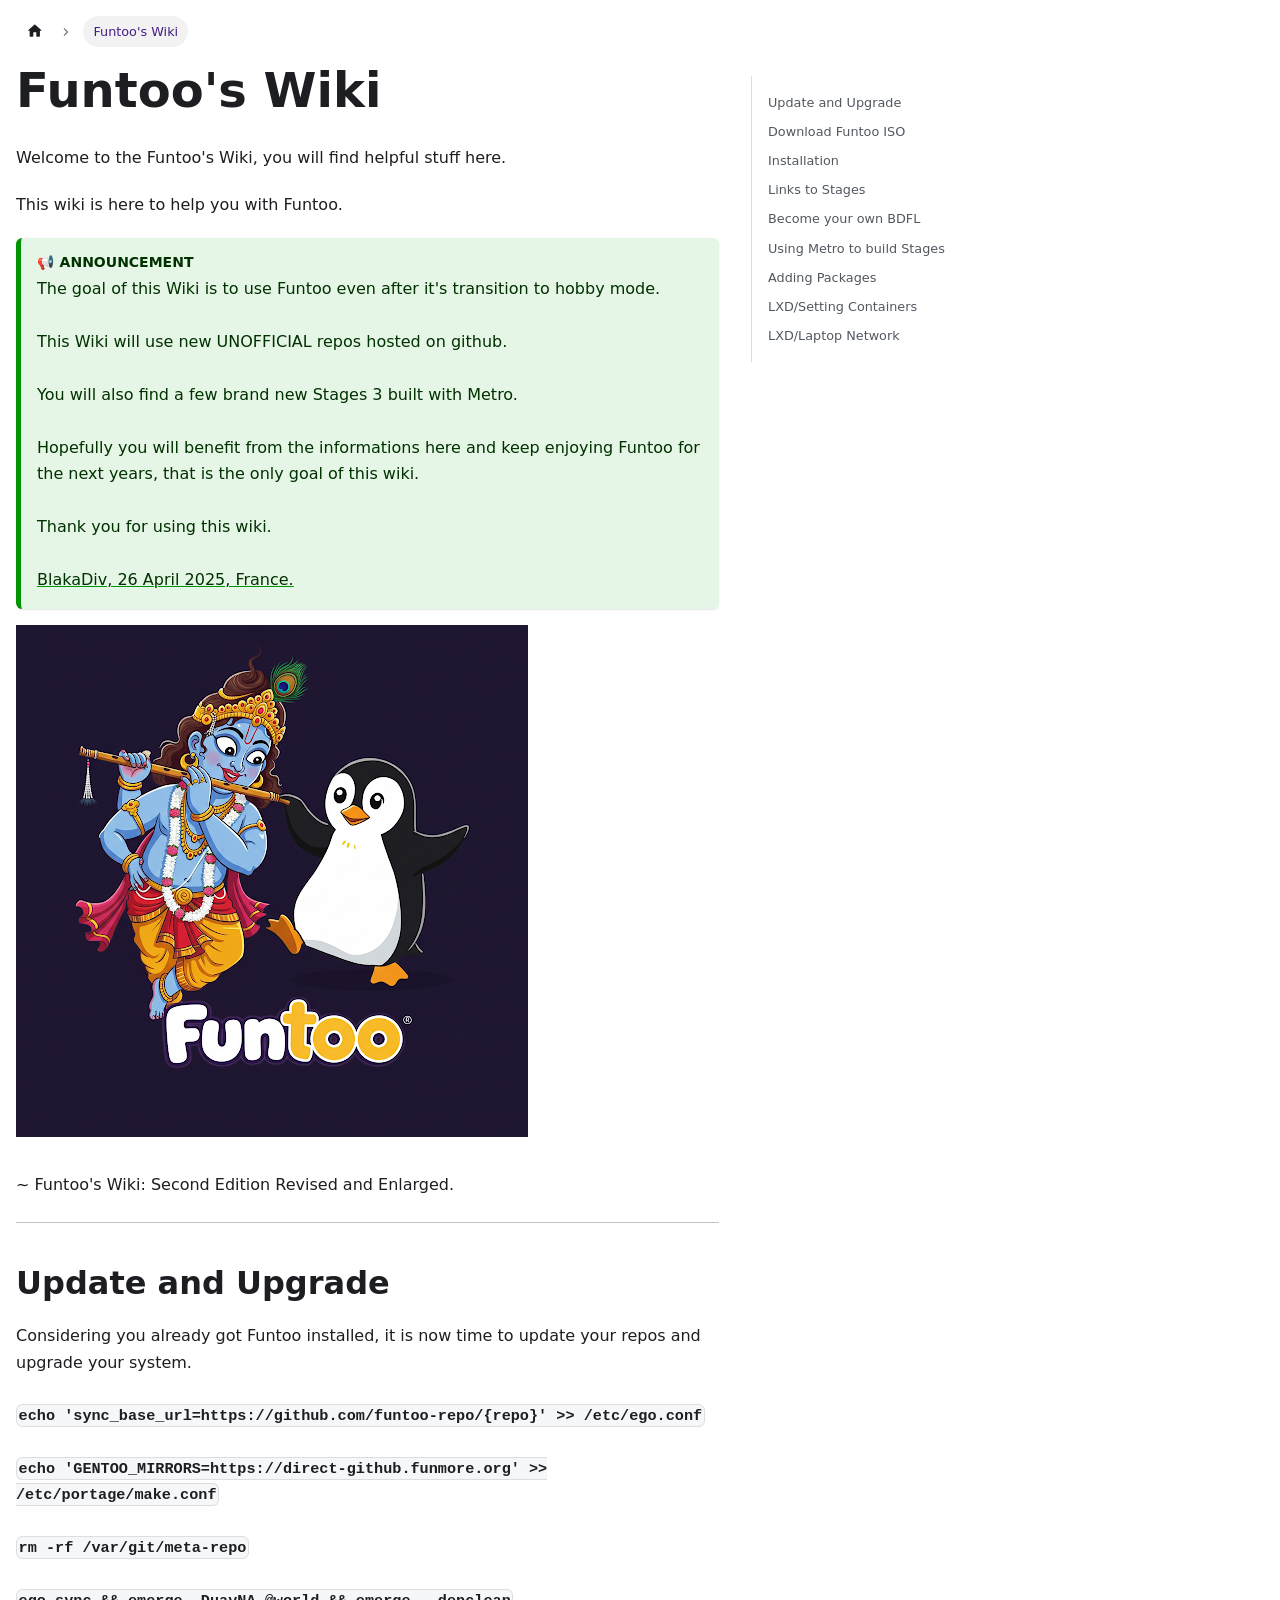
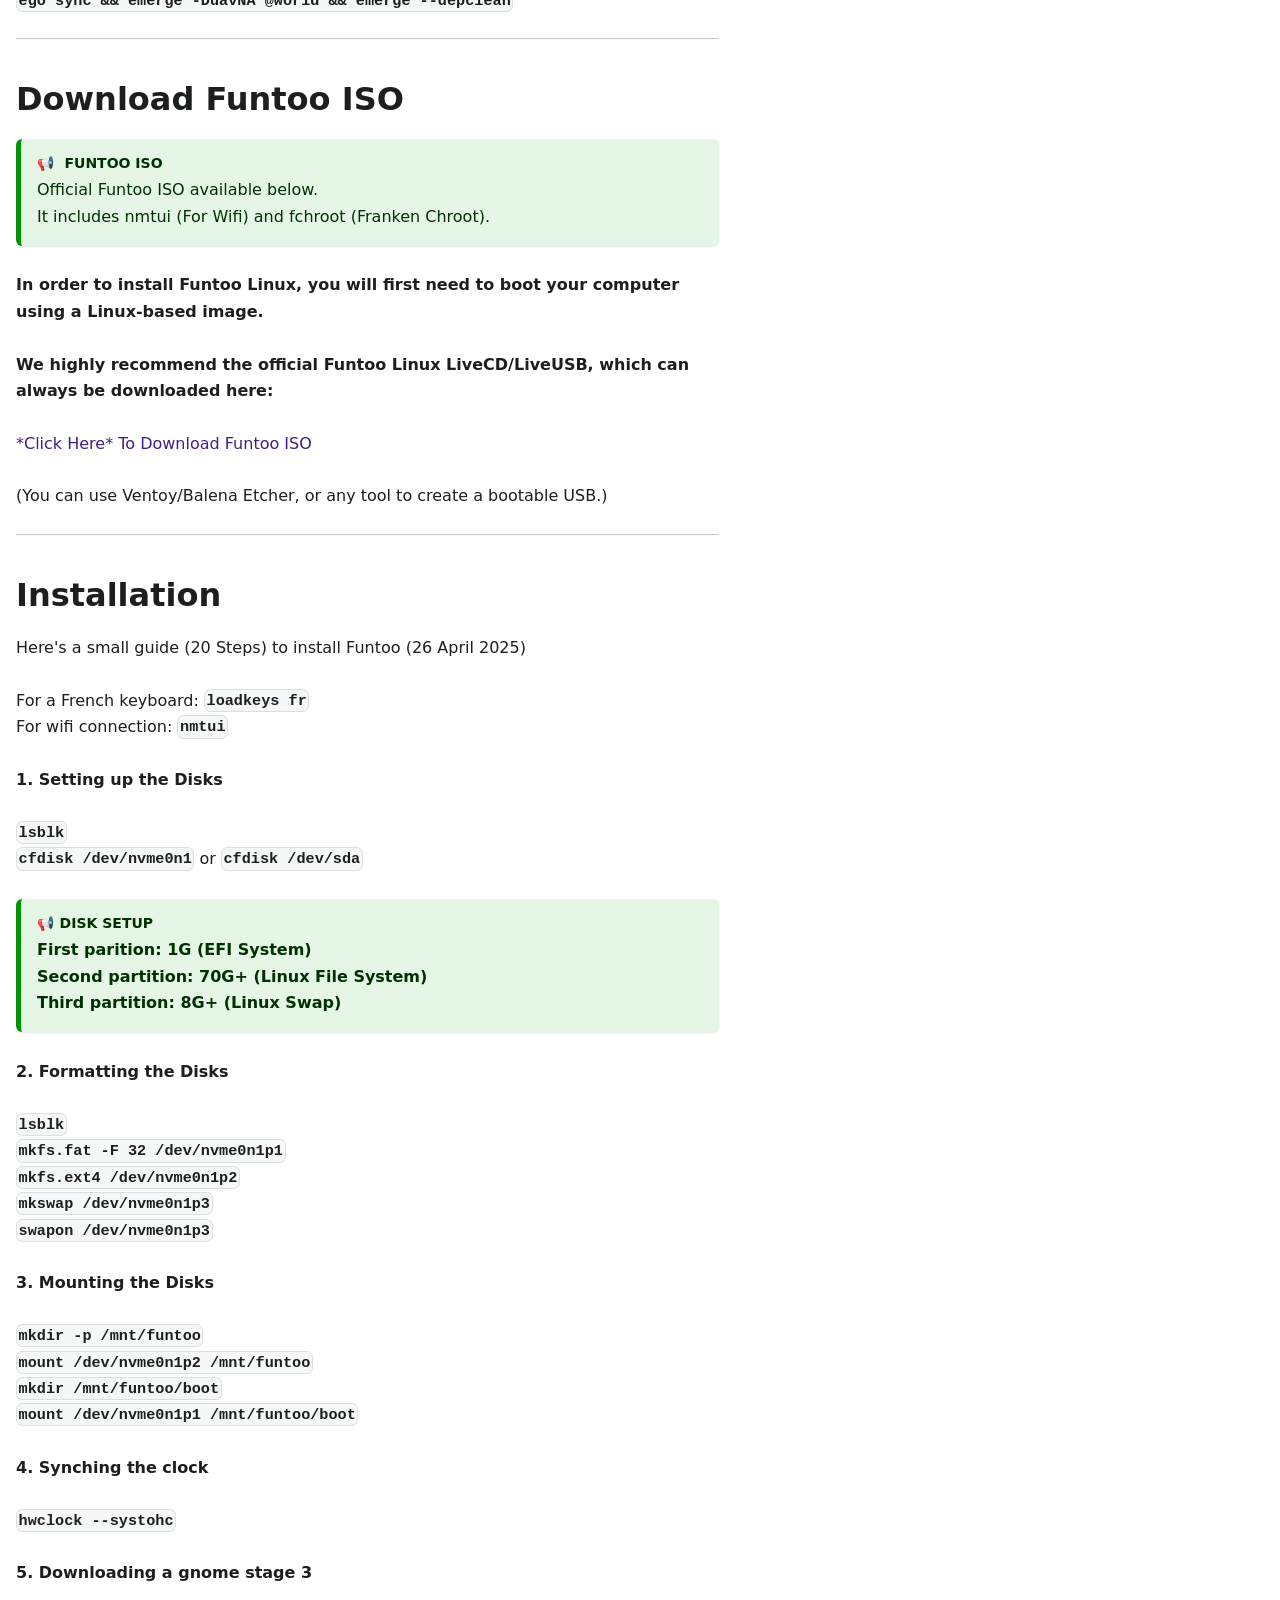
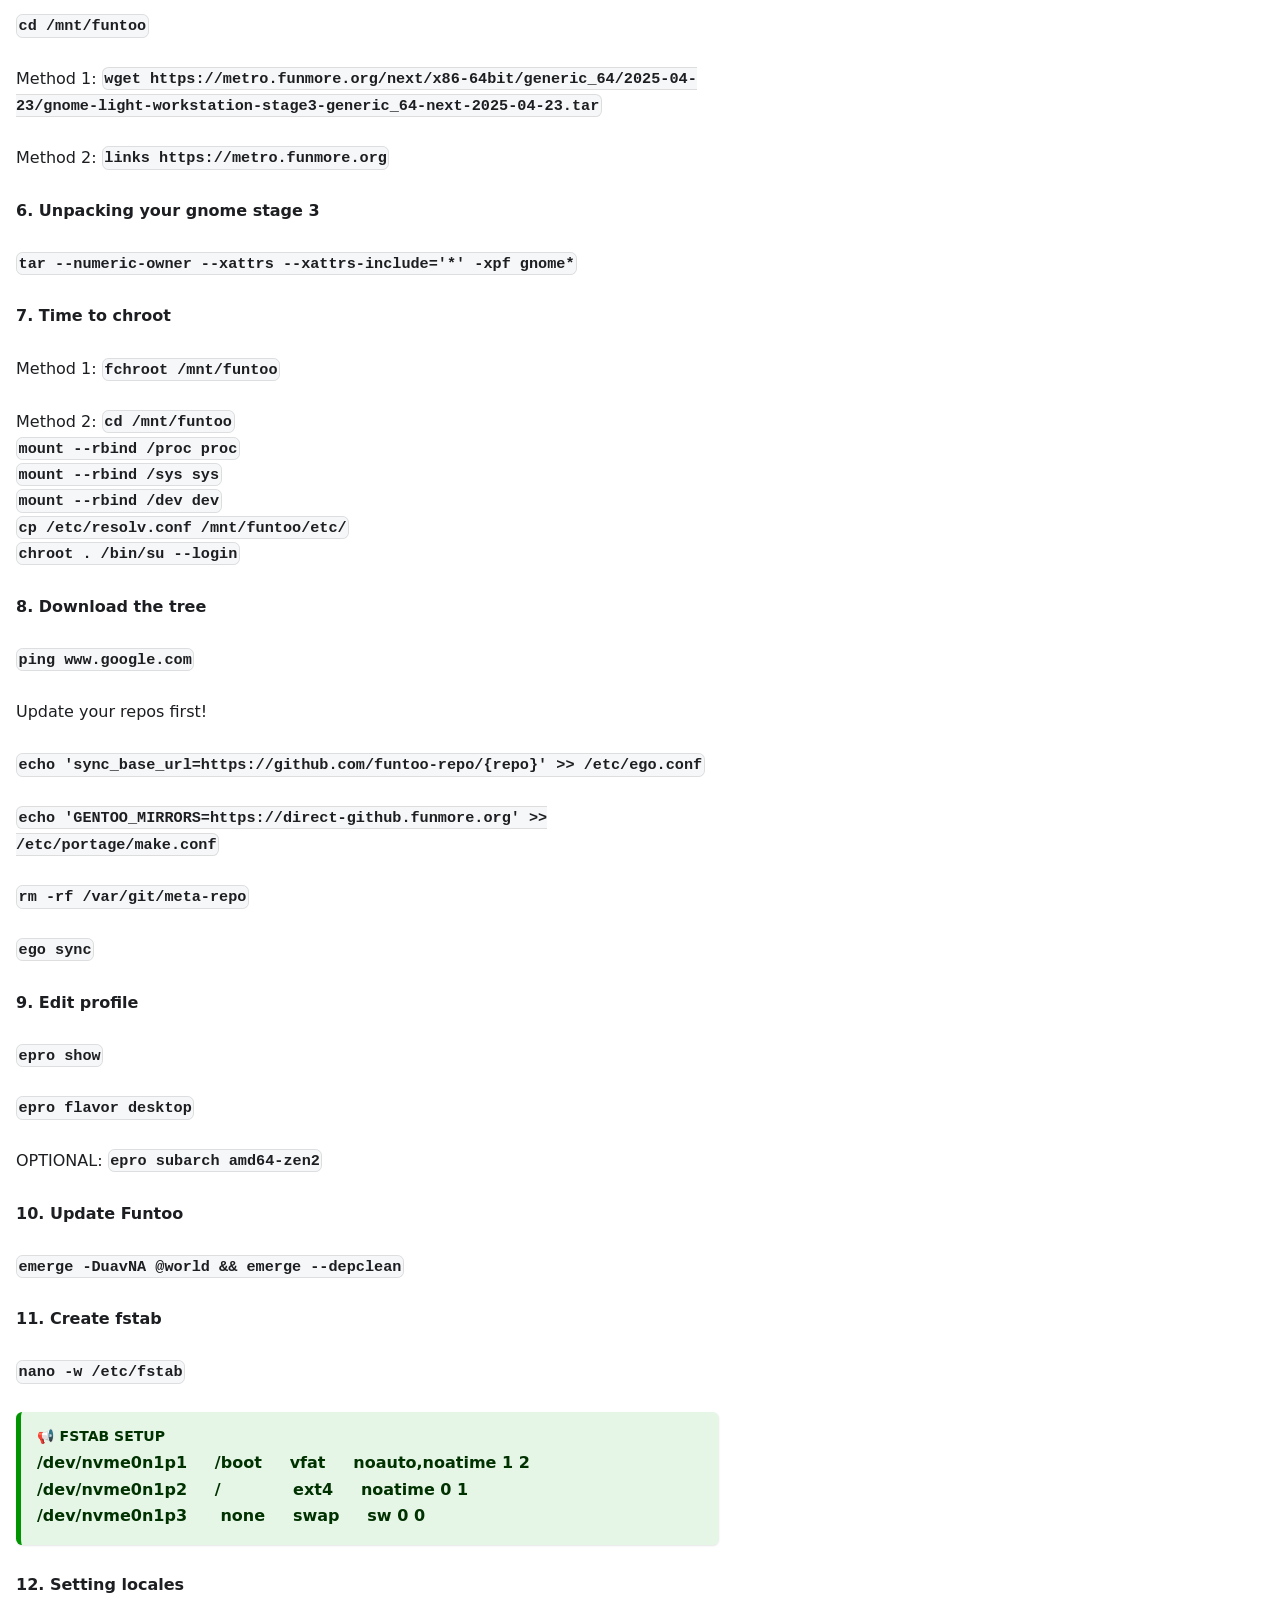
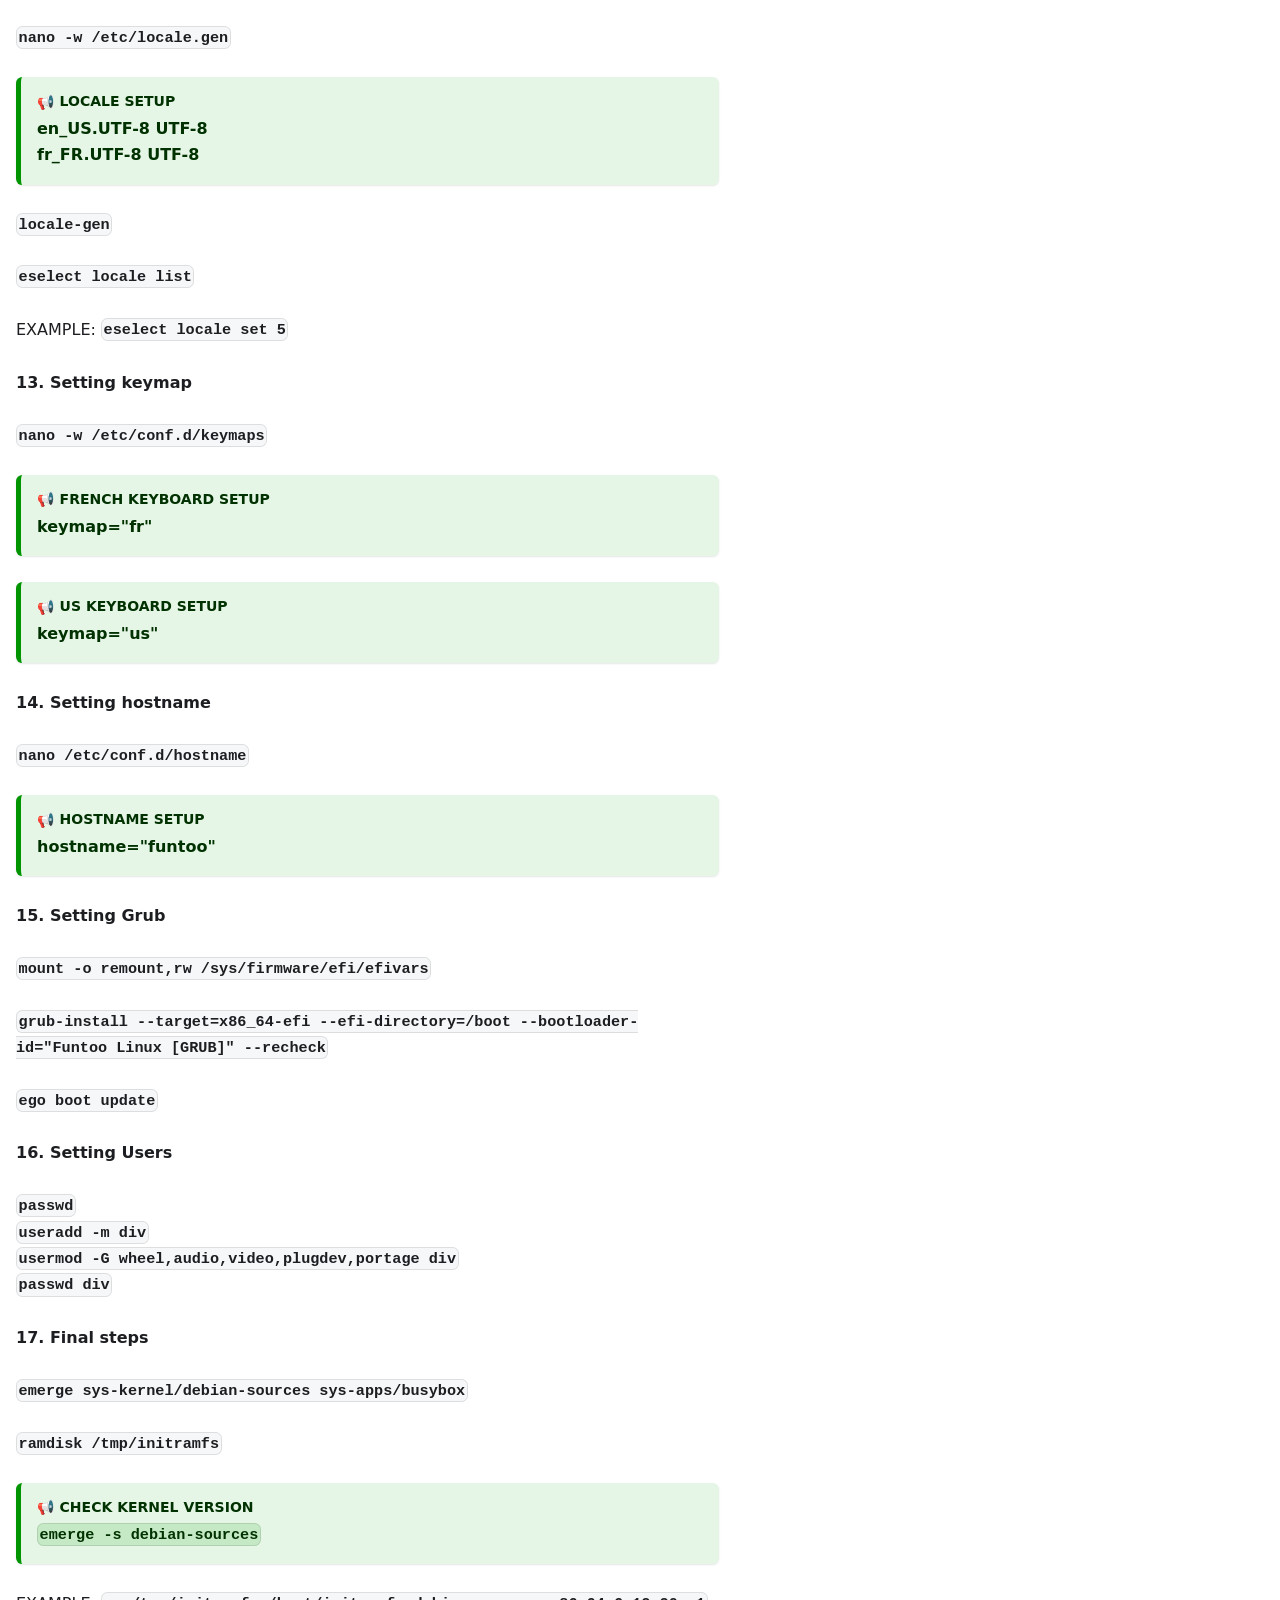
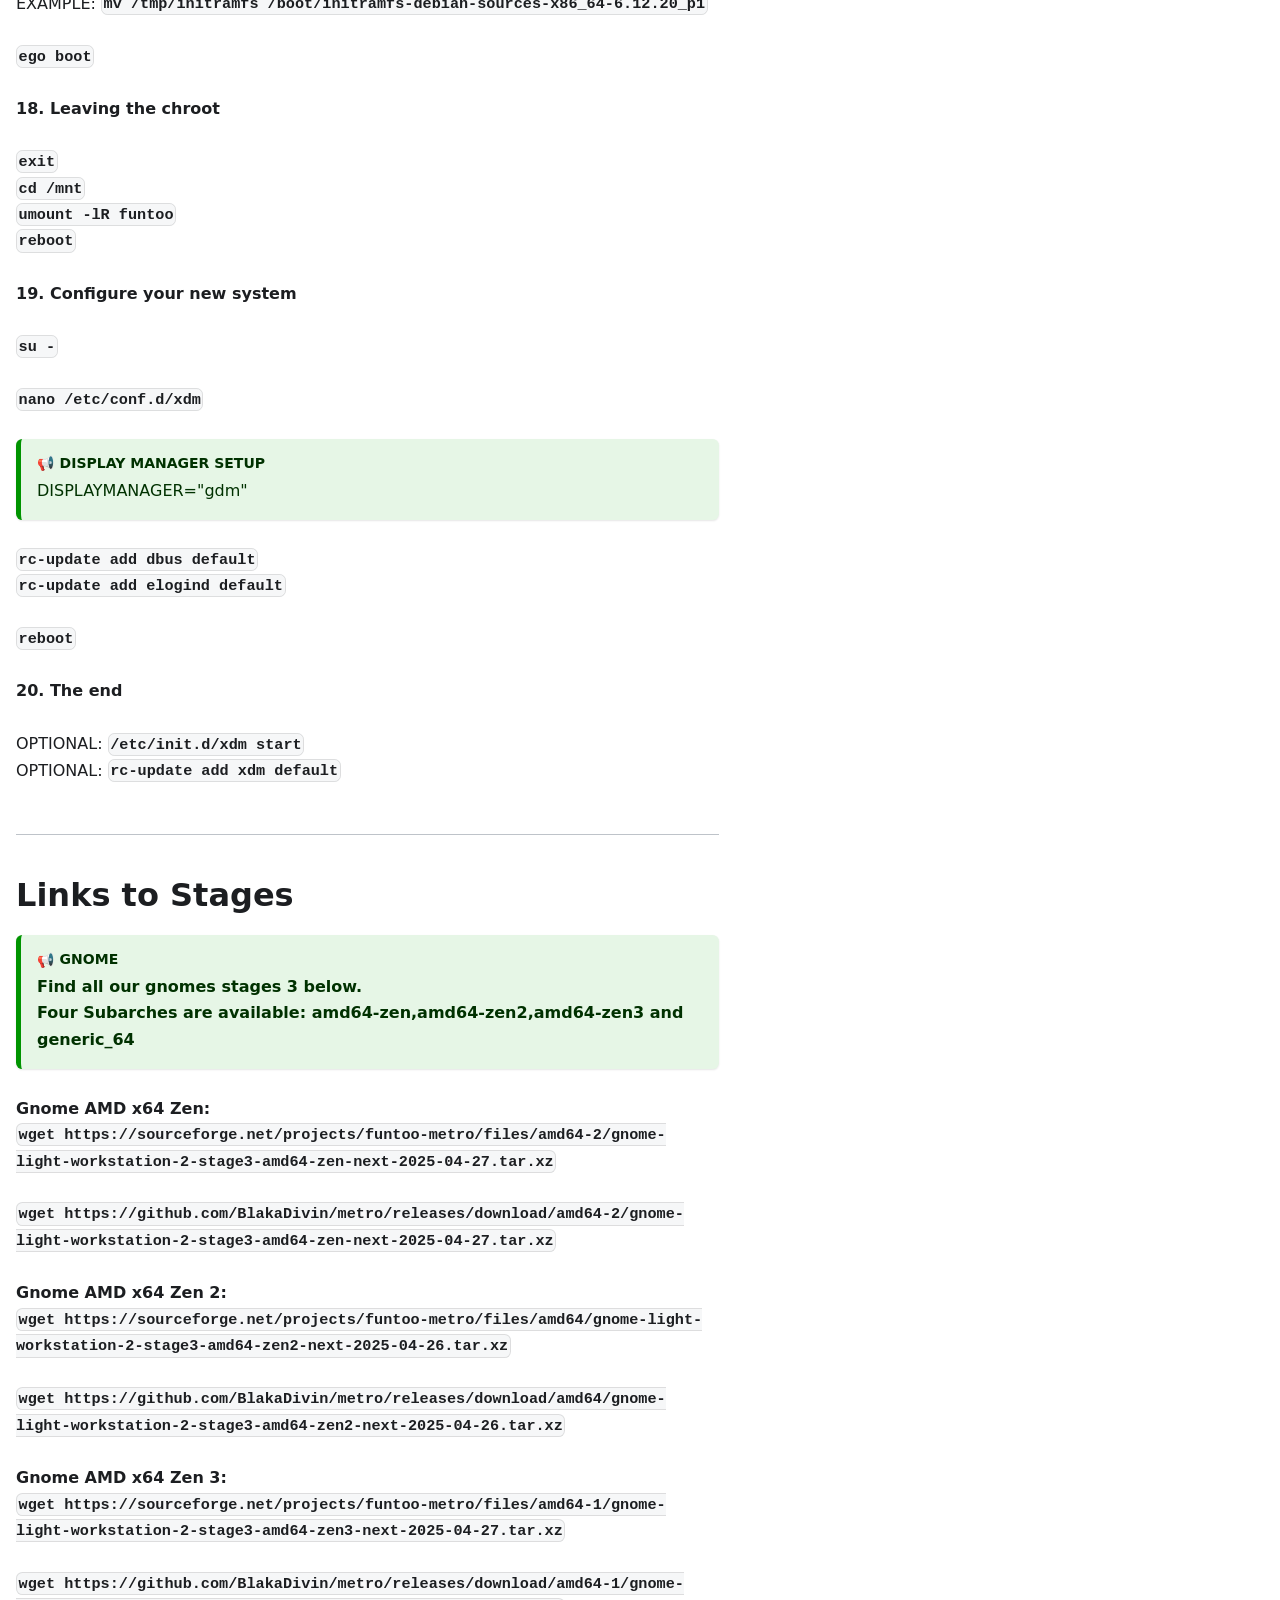
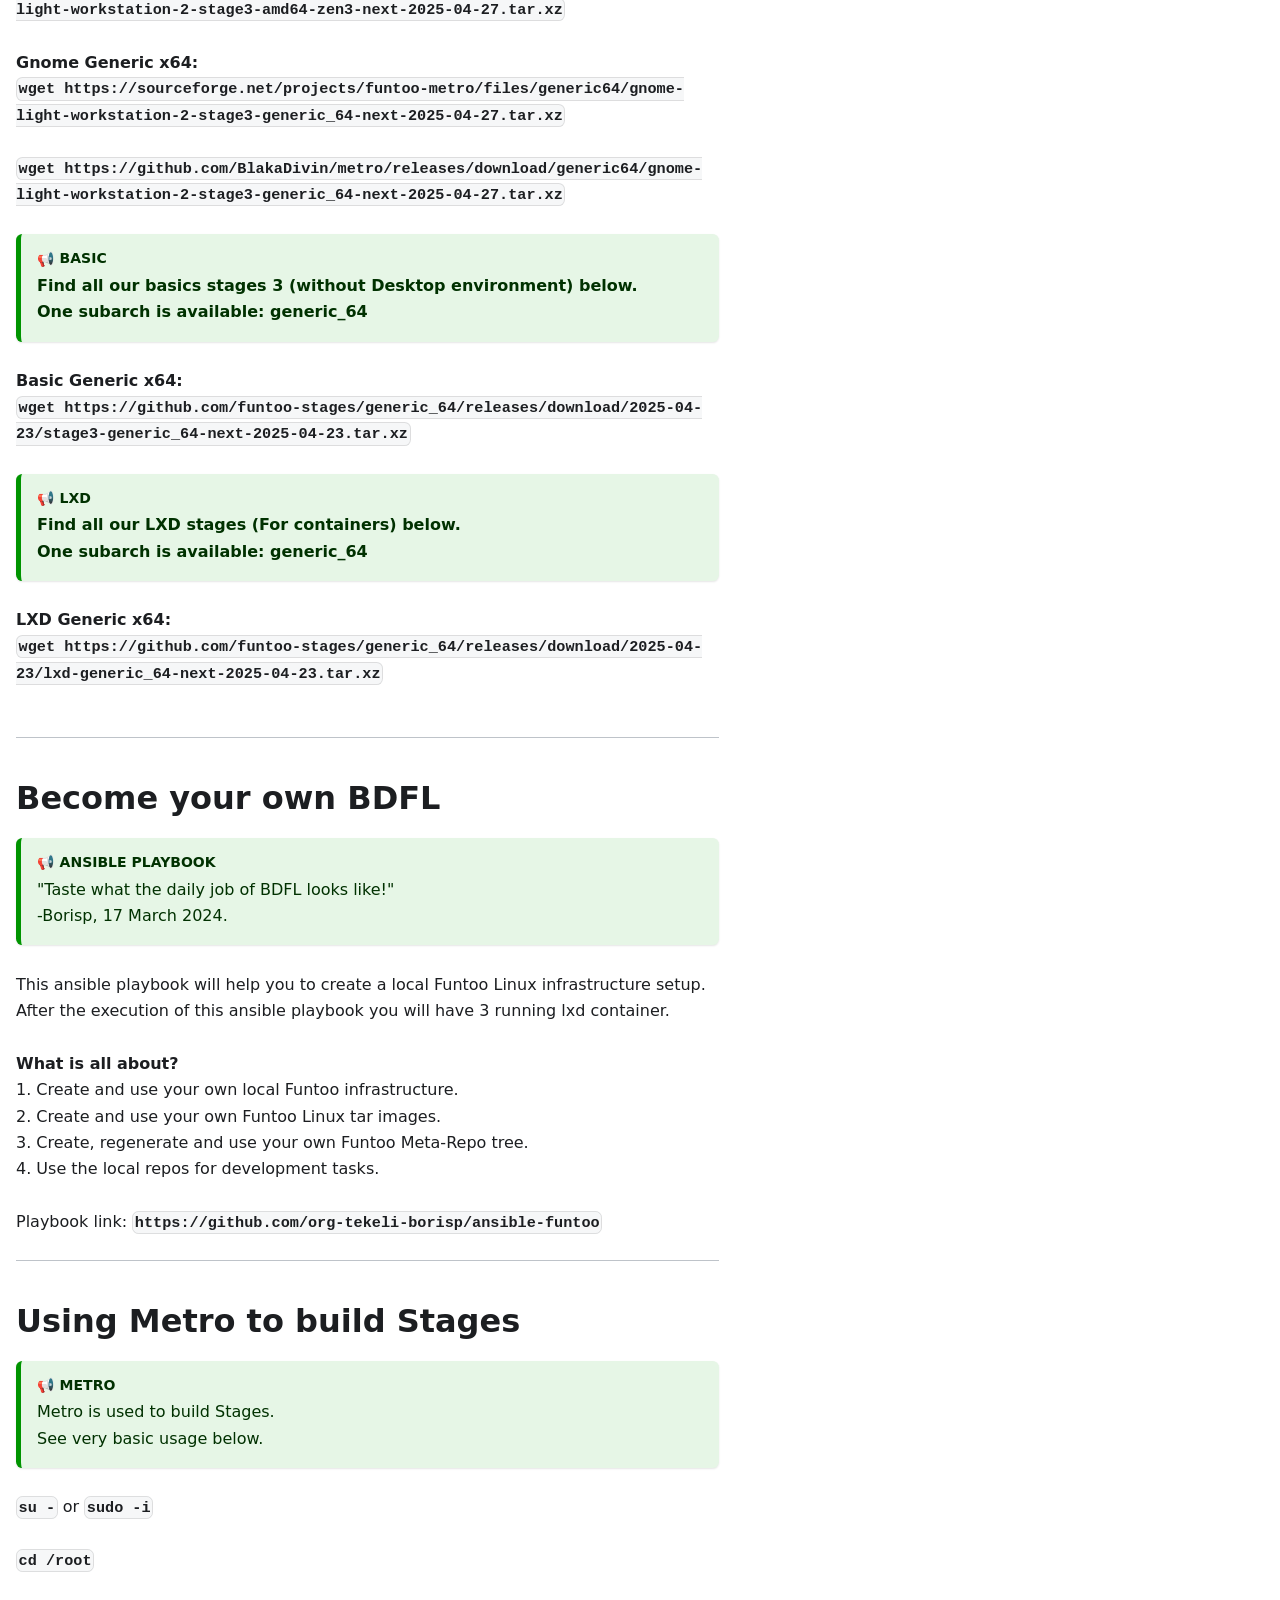
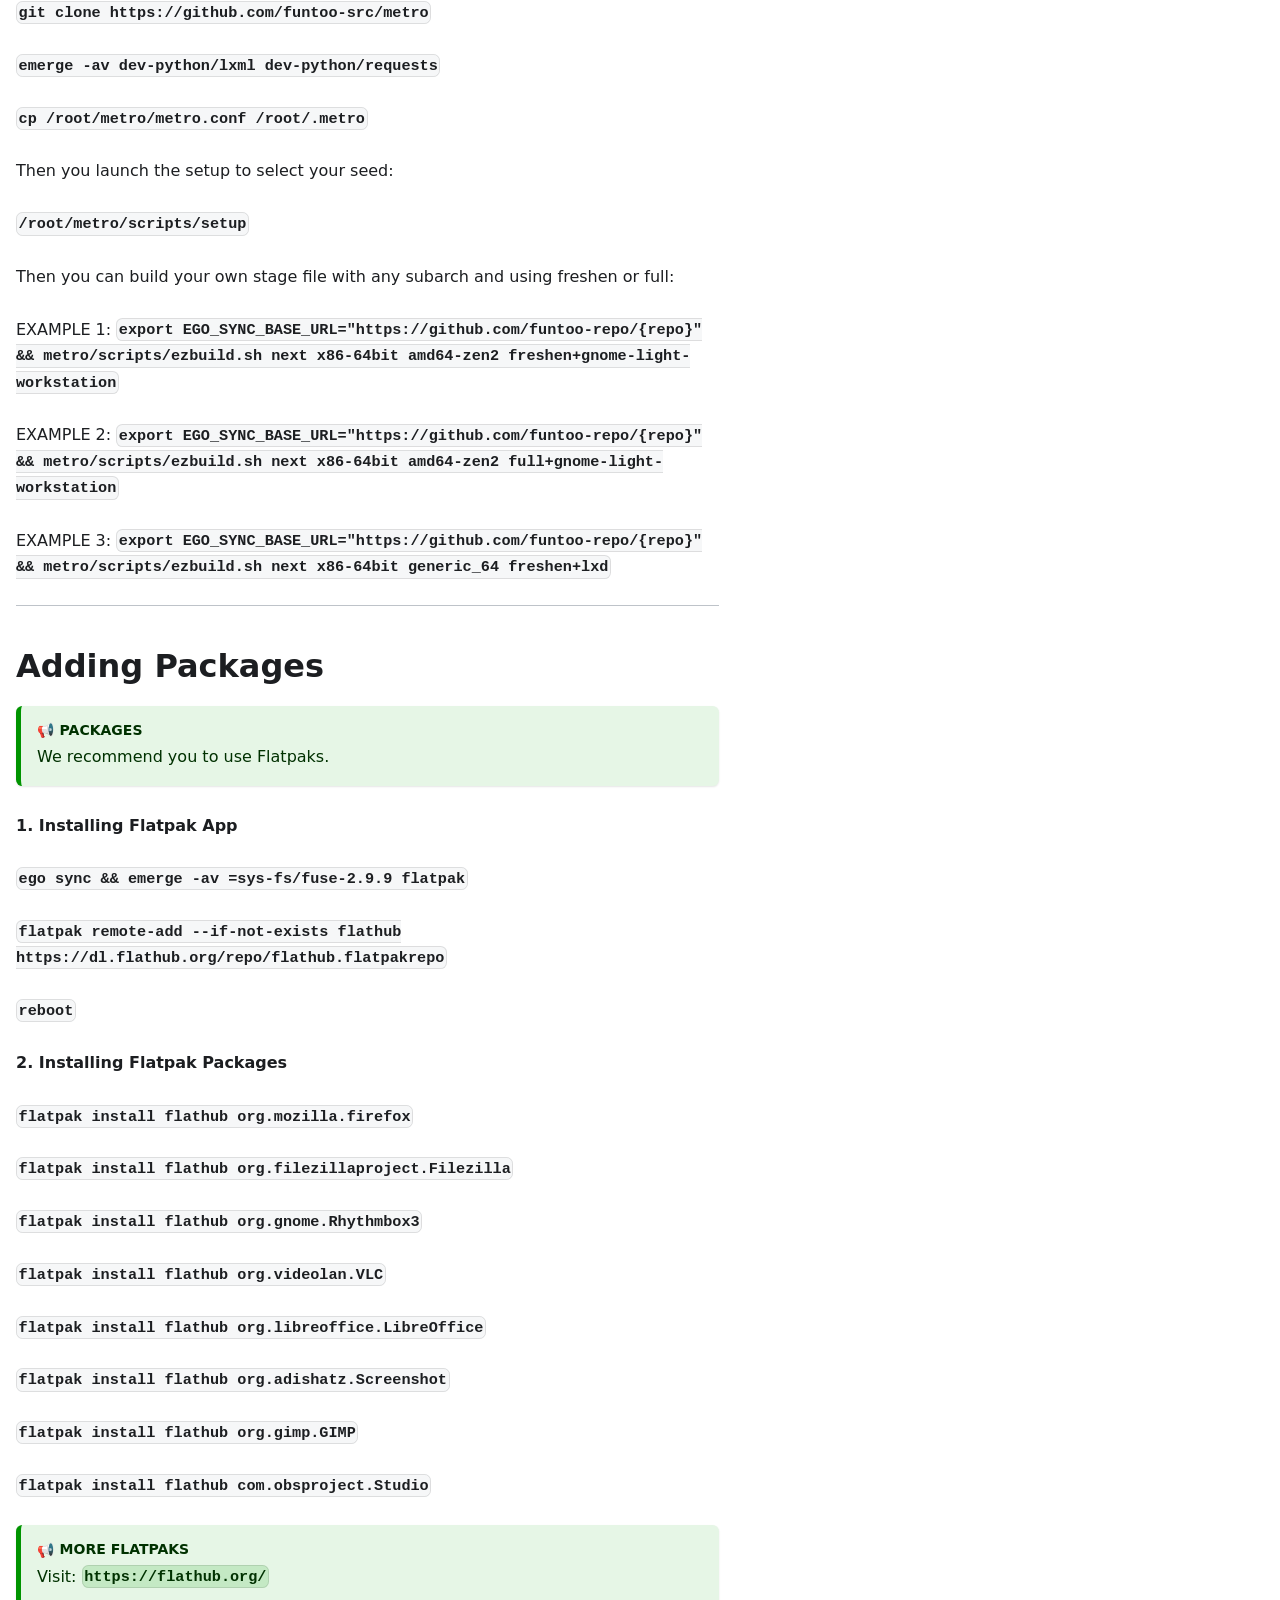
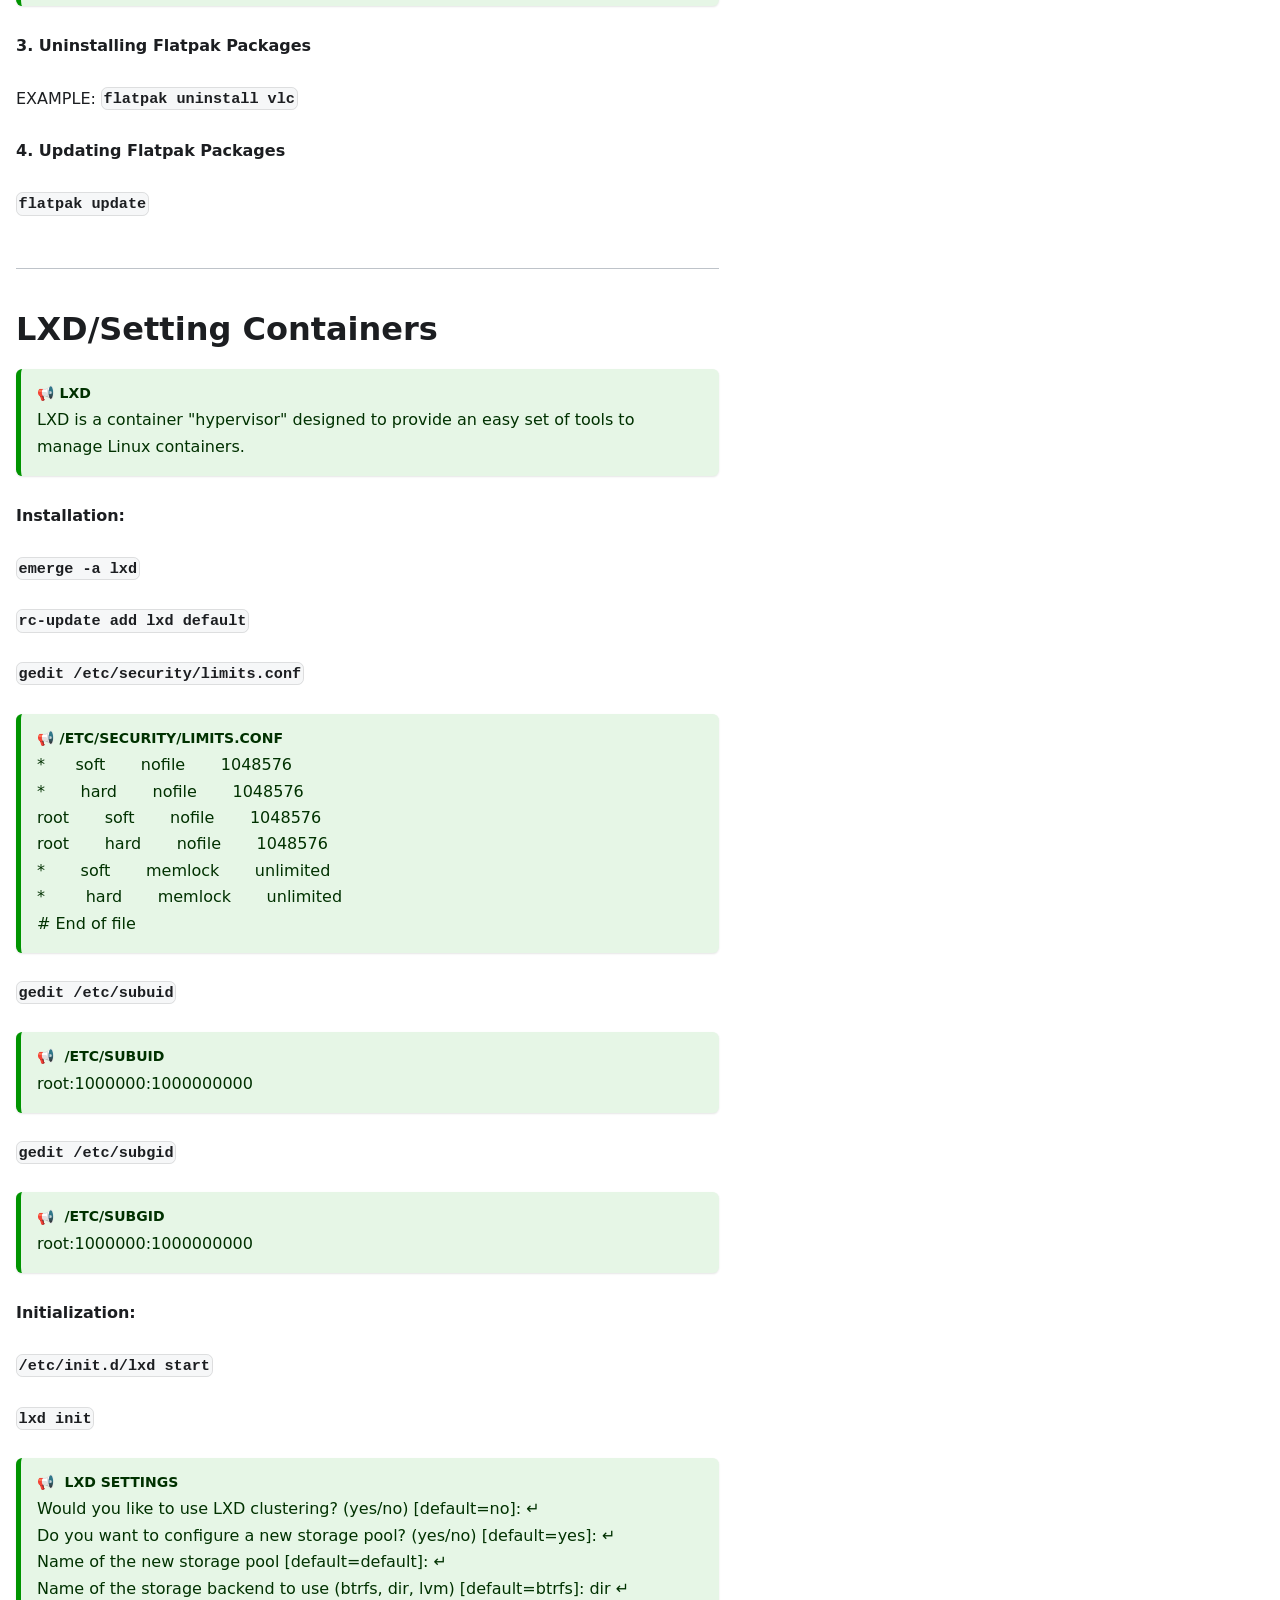
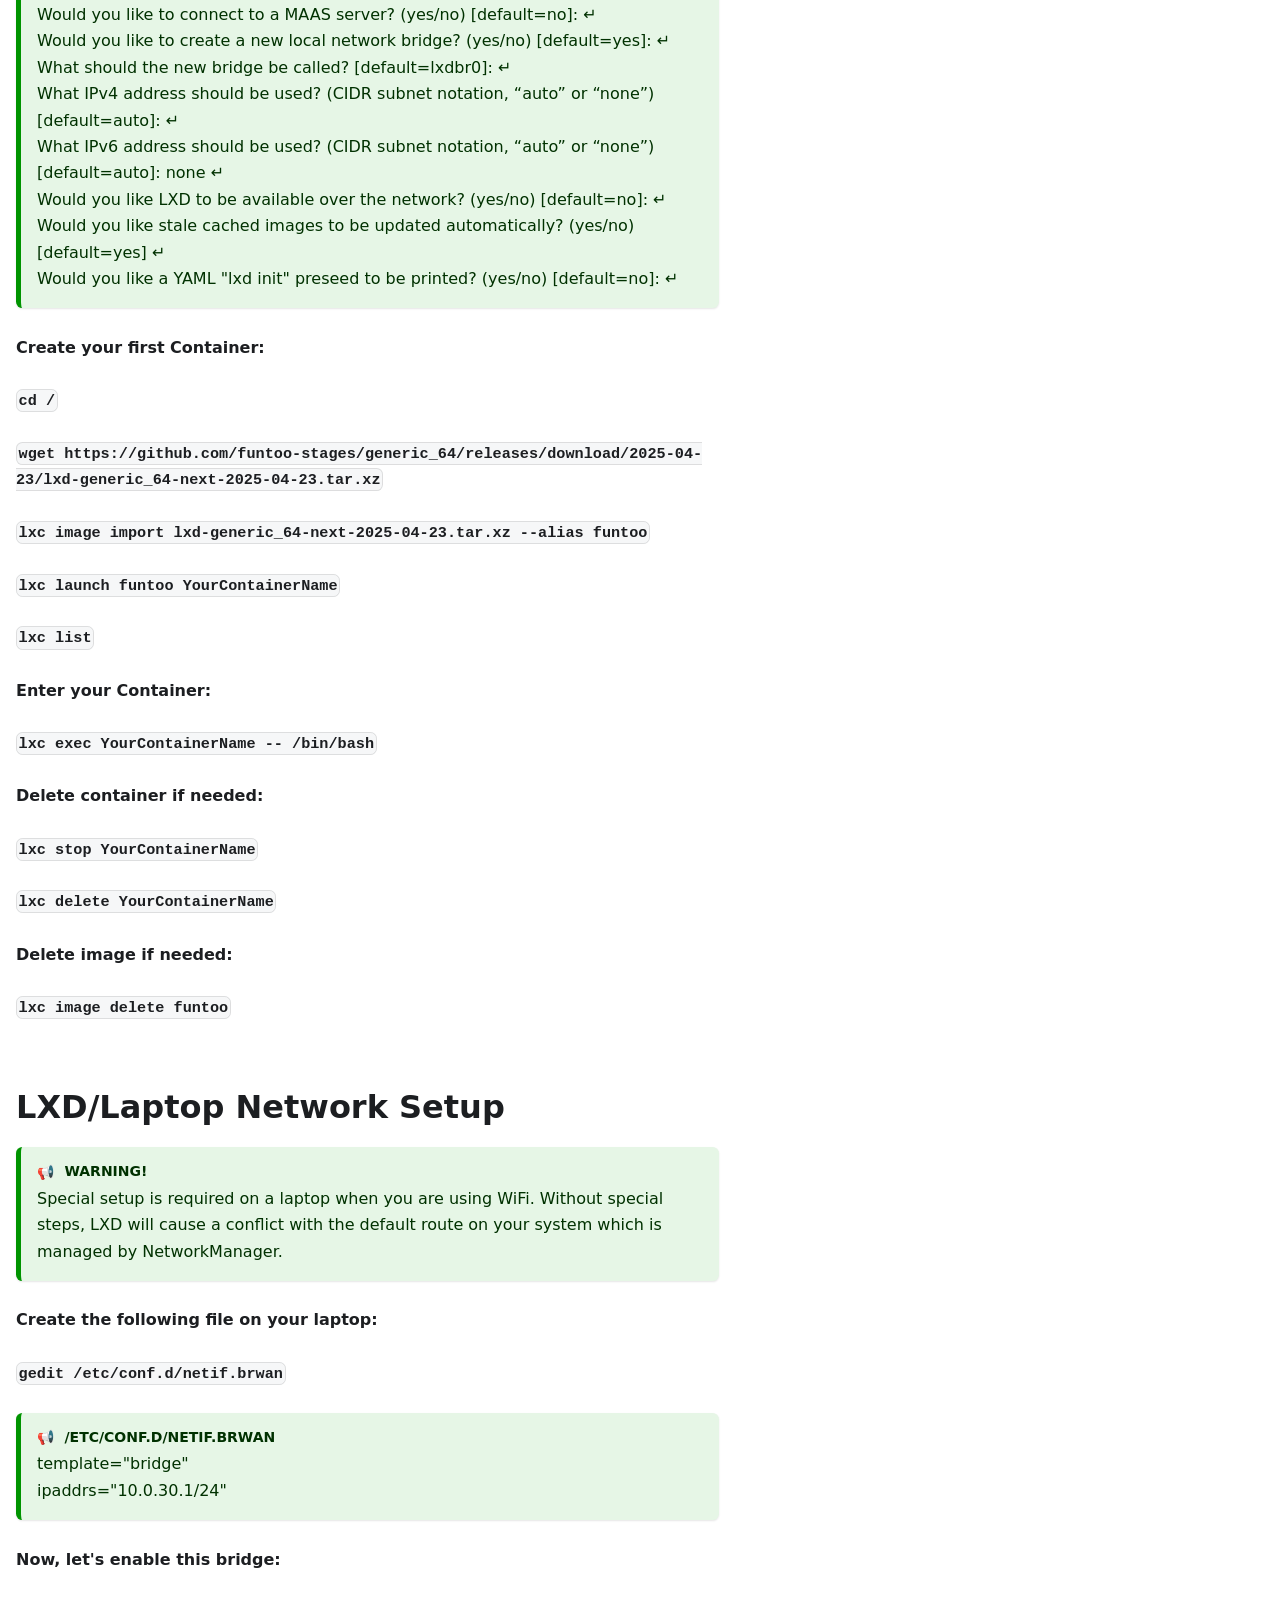
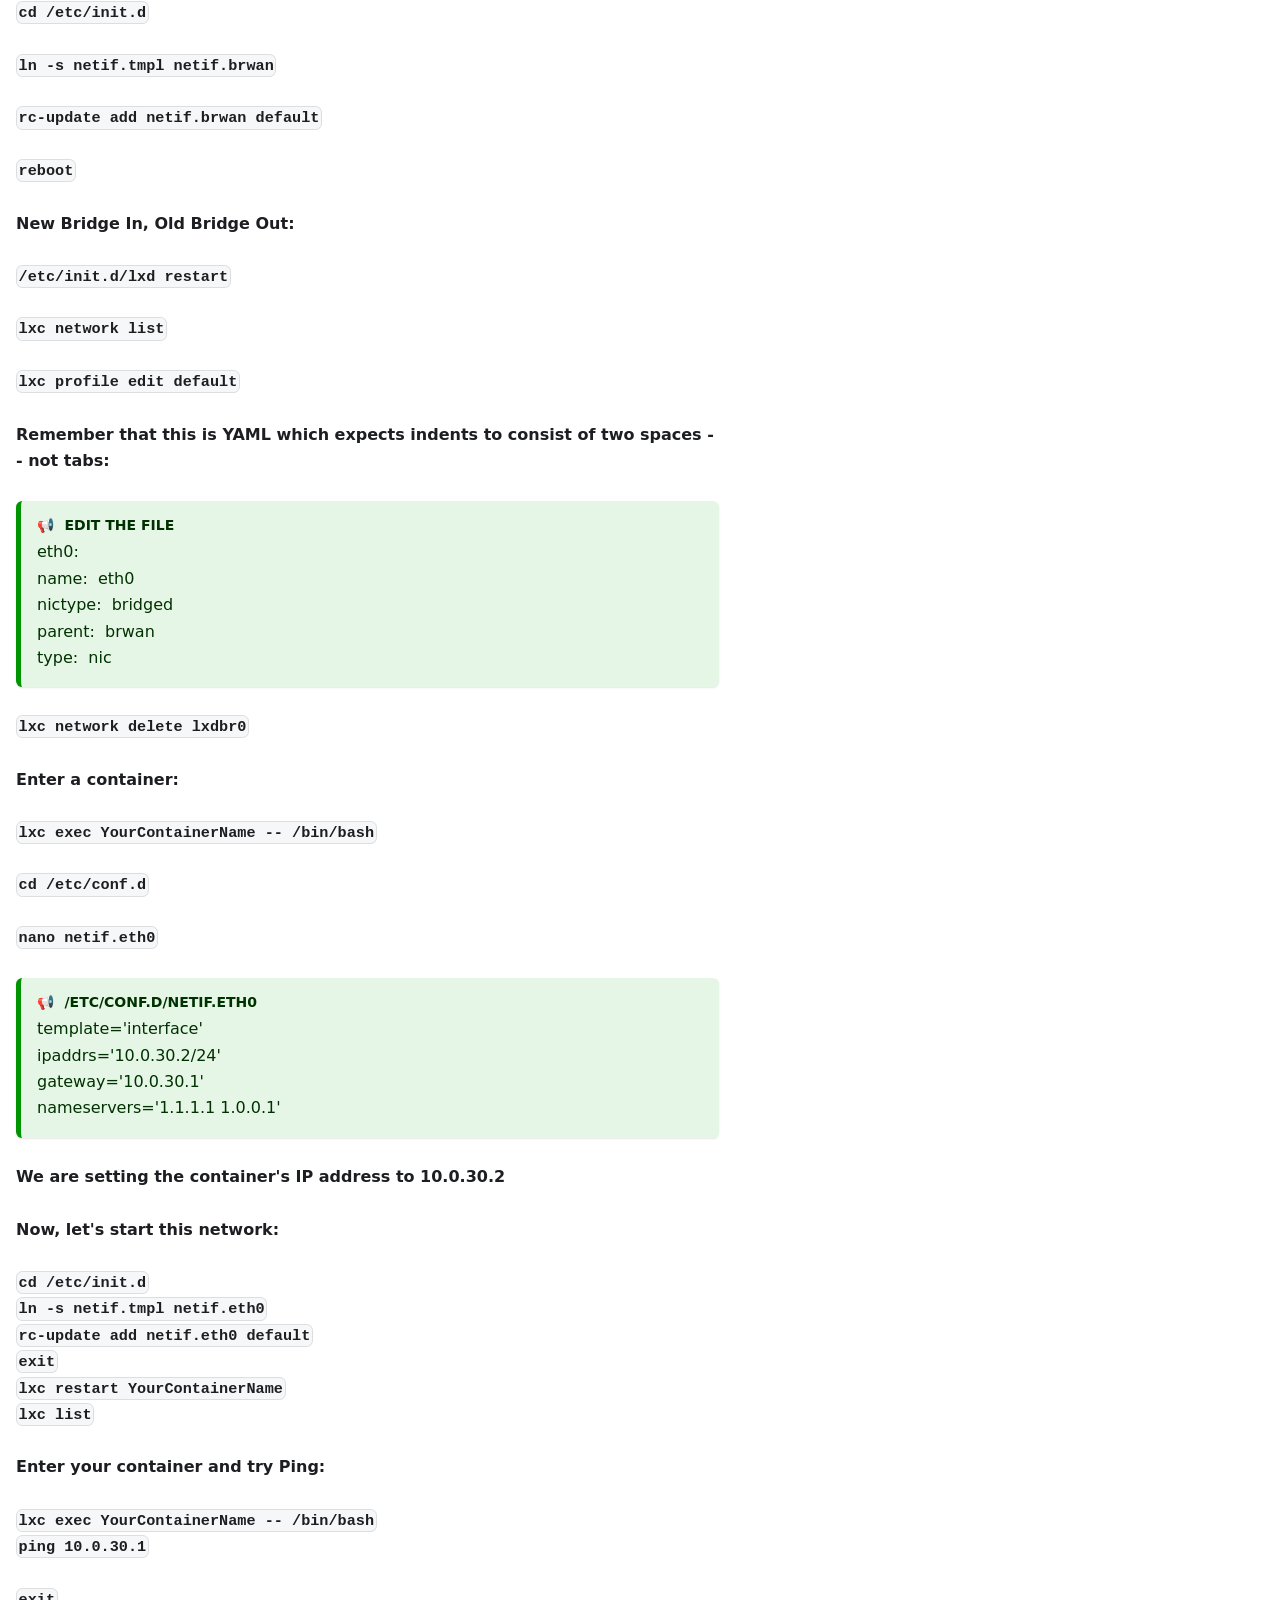
<file: index.html>
<!doctype html>
<html lang="en" dir="ltr"
    class="docs-wrapper docs-doc-page docs-version-current plugin-docs plugin-id-default docs-doc-id-about-alg">

<head>

    <meta charset="UTF-8">
    <meta name="generator" content="Docusaurus v2.4.1">
    <meta http-equiv="content-type" content="text/html;charset=utf-8" />

    <title data-rh="true">Funtoo's Wiki</title>

    <meta data-rh="true" name="viewport" content="width=device-width,initial-scale=1">
    <meta data-rh="true" name="description" content="Funtoo Wiki.">
    <meta data-rh="true" property="og:description" content="A brief wiki about Funtoo.">
    <meta data-rh="true" name="keywords" content="funtoo,blakadiv">

    <link rel="search" type="application/opensearchdescription+xml" title="Funtoo's Wiki">
    <link rel="stylesheet" href="mainstyle.css">
</head>

<main class="docMainContainer_gTbr">
    <div class="container padding-top--md padding-bottom--lg">
        <div class="row">
            <div class="col docItemCol_VOVn">
                <div class="docItemContainer_Djhp">
                    <article>
                        <nav class="theme-doc-breadcrumbs breadcrumbsContainer_Z_bl" aria-label="Breadcrumbs">
                            <ul class="breadcrumbs" itemscope="" itemtype="https://schema.org/BreadcrumbList">

                                <li class="breadcrumbs__item"><a aria-label="Home page" class="breadcrumbs__link"
                                        href="index.html"><svg viewbox="0 0 24 24" class="breadcrumbHomeIcon_YNFT">
                                            <path
                                                d="M10 19v-5h4v5c0 .55.45 1 1 1h3c.55 0 1-.45 1-1v-7h1.7c.46 0 .68-.57.33-.87L12.67 3.6c-.38-.34-.96-.34-1.34 0l-8.36 7.53c-.34.3-.13.87.33.87H5v7c0 .55.45 1 1 1h3c.55 0 1-.45 1-1z"
                                                fill="currentColor"></path>
                                        </svg></a></li>
                                <li itemscope="" itemprop="itemListElement" itemtype="https://schema.org/ListItem"
                                    class="breadcrumbs__item breadcrumbs__item--active"><span class="breadcrumbs__link"
                                        itemprop="name">Funtoo's Wiki</span>
                                    <meta itemprop="position" content="1">
                                </li>
                            </ul>
                        </nav>

                        <div class="theme-doc-markdown markdown">
                            <h1>Funtoo's Wiki</h1>
                            <p>Welcome to the Funtoo's Wiki, you will find helpful stuff here. </p>
                            <p>This wiki is here to help you with Funtoo.</p>


                            <div class="theme-admonition theme-admonition-tip alert alert--success admonition_LlT9">
                                <div class="admonitionHeading_tbUL"><span
                                        class="admonitionIcon_kALy">📢</span>ANNOUNCEMENT</div>
                                <div class="admonitionContent_S0QG">
                                    <p>
                                        The goal of this Wiki is to use Funtoo even after it's transition to hobby
                                        mode.<br><br>
                                        This Wiki will use new UNOFFICIAL repos hosted on github.<br>
                                        <br>
                                        You will also find a few brand new Stages 3 built with Metro.<br>
                                        <br>

                                        Hopefully you will benefit from the informations here and keep enjoying Funtoo
                                        for the next years, that is the only goal of this wiki.<br>
                                        <br>
                                        Thank you for using this wiki.<br>
                                        <br>

                                        <a href="https://github.com/BlakaDivin"> BlakaDiv, 26 April 2025, France.</a>
                                    </p>
                                </div>
                            </div>

                            <img src="Logo.png" alt="Funtoo Logo"> <br><br>
                            ~ Funtoo's Wiki: Second Edition Revised and Enlarged.

                            <hr>
                            <h2 class="anchor anchorWithHideOnScrollNavbar_WYt5" id="update">Update and Upgrade<a
                                    href="#update" class="hash-link" aria-label="Direct link to update"
                                    title="Direct link to update">​</a></h2>
                            <p>Considering you already got Funtoo installed, it is now time to update your repos and
                                upgrade your system.<br>
                                <br>
                                <code>echo 'sync_base_url=https://github.com/funtoo-repo/{repo}' >> /etc/ego.conf</code><br><br>
                                <code>echo 'GENTOO_MIRRORS=https://direct-github.funmore.org' >> /etc/portage/make.conf</code><br><br>
                                <code>rm -rf /var/git/meta-repo</code><br><br>
                                <code>ego sync && emerge -DuavNA @world && emerge --depclean</code><br>
                                <hr>

                            <h2 class="anchor anchorWithHideOnScrollNavbar_WYt5" id="iso">Download Funtoo ISO<a
                                    href="#iso" class="hash-link" aria-label="Direct link to iso"
                                    title="Direct link to iso">​</a></h2>

                            <div class="theme-doc-markdown markdown">
                                <div class="theme-admonition theme-admonition-tip alert alert--success admonition_LlT9">
                                    <div class="admonitionHeading_tbUL"><span class="admonitionIcon_kALy">📢</span>
                                        Funtoo ISO</div>
                                    <div class="admonitionContent_S0QG">
                                        Official Funtoo ISO available below.<br>
                                        It includes nmtui (For Wifi) and fchroot (Franken Chroot).
                                    </div>
                                </div>
                            </div>
                            <br>

                            <b>In order to install Funtoo Linux, you will first need to boot your computer using a
                                Linux-based image.</b><br><br>
                            <b>We highly recommend the official Funtoo Linux LiveCD/LiveUSB, which can always be
                                downloaded here: </b><br><br>
                            <a
                                href="https://sourceforge.net/projects/funtoo-metro/files/funtoo-livecd-20230311-1411.iso/download">*Click
                                Here* To Download Funtoo ISO</a><br><br>

                            (You can use Ventoy/Balena Etcher, or any tool to create a bootable USB.)

                            <hr>

                            <h2 class="anchor anchorWithHideOnScrollNavbar_WYt5" id="install">Installation<a
                                    href="#install" class="hash-link" aria-label="Direct link to install"
                                    title="Direct link to install">​</a></h2>

                            Here's a small guide (20 Steps) to install Funtoo (26 April 2025)<br>
                            <br>

                            For a French keyboard:
                            <code>loadkeys fr</code><br>

                            For wifi connection: <code>nmtui</code><br>
                            <br>
                            <b>1. Setting up the Disks</b><br>
                            <br>
                            <code>lsblk</code><br>

                            <code> cfdisk /dev/nvme0n1</code> or <code> cfdisk /dev/sda</code><br><br>

                            <div class="theme-doc-markdown markdown">
                                <div class="theme-admonition theme-admonition-tip alert alert--success admonition_LlT9">
                                    <div class="admonitionHeading_tbUL"><span class="admonitionIcon_kALy">📢</span>Disk
                                        Setup</div>
                                    <div class="admonitionContent_S0QG">
                                        <b>First parition: 1G (EFI System)</b><br>
                                        <b>Second partition: 70G+ (Linux File System)</b><br>
                                        <b> Third partition: 8G+ (Linux Swap)</b><br>
                                    </div>
                                </div>
                            </div>
                            <br>

                            <b>2. Formatting the Disks</b><br>
                            <br>
                            <code>lsblk</code><br>
                            <code>mkfs.fat -F 32 /dev/nvme0n1p1</code><br>
                            <code>mkfs.ext4 /dev/nvme0n1p2</code><br>
                            <code>mkswap /dev/nvme0n1p3</code><br>
                            <code>swapon /dev/nvme0n1p3</code><br>
                            <br>

                            <b>3. Mounting the Disks</b><br>
                            <br>

                            <code>mkdir -p /mnt/funtoo</code><br>
                            <code>mount /dev/nvme0n1p2 /mnt/funtoo</code><br>
                            <code>mkdir /mnt/funtoo/boot</code><br>
                            <code>mount /dev/nvme0n1p1 /mnt/funtoo/boot</code><br>
                            <br>

                            <b>4. Synching the clock</b><br>
                            <br>
                            <code>hwclock --systohc</code><br>
                            <br>

                            <b>5. Downloading a gnome stage 3</b><br>
                            <br>
                            <code>cd /mnt/funtoo</code><br>
                            <br>
                            Method 1:
                            <code>wget https://metro.funmore.org/next/x86-64bit/generic_64/2025-04-23/gnome-light-workstation-stage3-generic_64-next-2025-04-23.tar</code><br>
                            <br>

                            Method 2: <code>links https://metro.funmore.org</code><br>
                            <br>

                            <b>6. Unpacking your gnome stage 3</b><br>
                            <br>
                            <code>tar --numeric-owner --xattrs --xattrs-include='*' -xpf gnome*</code><br>
                            <br>

                            <b>7. Time to chroot</b><br>
                            <br>
                            Method 1: <code>fchroot /mnt/funtoo</code><br>
                            <br>
                            Method 2:
                            <code>cd /mnt/funtoo</code><br>
                            <code>mount --rbind /proc proc</code><br>
                            <code>mount --rbind /sys sys</code><br>
                            <code>mount --rbind /dev dev</code><br>
                            <code>cp /etc/resolv.conf /mnt/funtoo/etc/</code><br>
                            <code>chroot . /bin/su --login</code><br>
                            <br>

                            <b>8. Download the tree</b><br>
                            <br>
                            <code>ping www.google.com</code><br>
                            <br>
                            Update your repos first!<br>
                            <br>
                            <code>echo 'sync_base_url=https://github.com/funtoo-repo/{repo}' >> /etc/ego.conf</code><br><br>
                            <code>echo 'GENTOO_MIRRORS=https://direct-github.funmore.org' >> /etc/portage/make.conf</code><br><br>
                            <code>rm -rf /var/git/meta-repo</code><br><br>
                            <code>ego sync</code><br>
                            <br>

                            <b>9. Edit profile</b><br>
                            <br>
                            <code> epro show</code><br>
                            <br>
                            <code>epro flavor desktop</code><br>
                            <br>
                            OPTIONAL: <code>epro subarch amd64-zen2</code><br>
                            <br>

                            <b>10. Update Funtoo</b><br>
                            <br>
                            <code>emerge -DuavNA @world && emerge --depclean</code><br>
                            <br>

                            <b>11. Create fstab</b><br>
                            <br>
                            <code>nano -w /etc/fstab</code><br>
                            <br>
                            <div class="theme-doc-markdown markdown">
                                <div class="theme-admonition theme-admonition-tip alert alert--success admonition_LlT9">
                                    <div class="admonitionHeading_tbUL"><span class="admonitionIcon_kALy">📢</span>Fstab
                                        Setup</div>
                                    <div class="admonitionContent_S0QG">
                                        <b>/dev/nvme0n1p1&nbsp;&nbsp;&nbsp;&nbsp; /boot&nbsp;&nbsp;&nbsp;&nbsp;
                                            vfat&nbsp;&nbsp;&nbsp;&nbsp; noauto,noatime 1 2</b><br>
                                        <b>/dev/nvme0n1p2&nbsp;&nbsp;&nbsp;&nbsp;
                                            /&nbsp;&nbsp;&nbsp;&nbsp;&nbsp;&nbsp;&nbsp;&nbsp;&nbsp;&nbsp;&nbsp;&nbsp;
                                            ext4&nbsp;&nbsp;&nbsp;&nbsp; noatime 0 1</b><br>
                                        <b>/dev/nvme0n1p3 &nbsp;&nbsp;&nbsp;&nbsp; none&nbsp;&nbsp;&nbsp;&nbsp;
                                            swap&nbsp;&nbsp;&nbsp;&nbsp; sw 0 0</b>
                                    </div>
                                </div>
                            </div>
                            <br>

                            <b>12. Setting locales</b><br>
                            <br>

                            <code>nano -w /etc/locale.gen</code><br>
                            <br>

                            <div class="theme-doc-markdown markdown">
                                <div class="theme-admonition theme-admonition-tip alert alert--success admonition_LlT9">
                                    <div class="admonitionHeading_tbUL"><span
                                            class="admonitionIcon_kALy">📢</span>Locale Setup</div>
                                    <div class="admonitionContent_S0QG">
                                        <b>en_US.UTF-8 UTF-8</b><br>
                                        <b>fr_FR.UTF-8 UTF-8</b><br>
                                    </div>
                                </div>
                            </div>
                            <br>


                            <code>locale-gen</code><br>
                            <br>
                            <code>eselect locale list</code><br>
                            <br>
                            EXAMPLE: <code>eselect locale set 5</code><br>
                            <br>

                            <b>13. Setting keymap</b><br>
                            <br>

                            <code>nano -w /etc/conf.d/keymaps</code><br>
                            <br>

                            <div class="theme-doc-markdown markdown">
                                <div class="theme-admonition theme-admonition-tip alert alert--success admonition_LlT9">
                                    <div class="admonitionHeading_tbUL"><span
                                            class="admonitionIcon_kALy">📢</span>French keyboard Setup</div>
                                    <div class="admonitionContent_S0QG">
                                        <b>keymap="fr"</b><br>
                                    </div>
                                </div>
                            </div>
                            <br>

                            <div class="theme-doc-markdown markdown">
                                <div class="theme-admonition theme-admonition-tip alert alert--success admonition_LlT9">
                                    <div class="admonitionHeading_tbUL"><span class="admonitionIcon_kALy">📢</span>US
                                        keyboard Setup</div>
                                    <div class="admonitionContent_S0QG">
                                        <b>keymap="us"</b><br>
                                    </div>
                                </div>
                            </div>
                            <br>

                            <b>14. Setting hostname</b><br>
                            <br>

                            <code>nano /etc/conf.d/hostname</code><br>
                            <br>

                            <div class="theme-doc-markdown markdown">
                                <div class="theme-admonition theme-admonition-tip alert alert--success admonition_LlT9">
                                    <div class="admonitionHeading_tbUL"><span
                                            class="admonitionIcon_kALy">📢</span>Hostname Setup</div>
                                    <div class="admonitionContent_S0QG">
                                        <b>hostname="funtoo"</b><br>
                                    </div>
                                </div>
                            </div>
                            <br>

                            <b>15. Setting Grub</b><br>
                            <br>

                            <code>mount -o remount,rw /sys/firmware/efi/efivars</code><br>
                            <br>
                            <code>grub-install --target=x86_64-efi --efi-directory=/boot --bootloader-id="Funtoo Linux [GRUB]" --recheck</code><br>
                            <br>
                            <code>ego boot update</code><br>
                            <br>

                            <b>16. Setting Users</b><br>
                            <br>

                            <code>passwd</code><br>

                            <code>useradd -m div</code><br>

                            <code>usermod -G wheel,audio,video,plugdev,portage div</code><br>

                            <code>passwd div</code><br>
                            <br>


                            <b>17. Final steps</b><br>
                            <br>

                            <code>emerge  sys-kernel/debian-sources sys-apps/busybox</code><br>
                            <br>
                            <code>ramdisk /tmp/initramfs</code><br>
                            <br>

                            <div class="theme-doc-markdown markdown">
                                <div class="theme-admonition theme-admonition-tip alert alert--success admonition_LlT9">
                                    <div class="admonitionHeading_tbUL"><span class="admonitionIcon_kALy">📢</span>CHECK
                                        KERNEL version</div>
                                    <div class="admonitionContent_S0QG">
                                        <code>emerge -s debian-sources</code><br>
                                    </div>
                                </div>
                            </div>
                            <br>
                            EXAMPLE: <code>mv /tmp/initramfs /boot/initramfs-debian-sources-x86_64-6.12.20_p1</code><br>
                            <br>
                            <code>ego boot</code><br>
                            <br>

                            <b>18. Leaving the chroot</b><br>
                            <br>

                            <code>exit</code><br>
                            <code>cd /mnt</code><br>
                            <code>umount -lR funtoo</code><br>
                            <code>reboot</code><br>
                            <br>

                            <b>19. Configure your new system</b><br>
                            <br>

                            <code>su -</code><br>
                            <br>
                            <code>nano /etc/conf.d/xdm</code><br>
                            <br>
                            <div class="theme-doc-markdown markdown">
                                <div class="theme-admonition theme-admonition-tip alert alert--success admonition_LlT9">
                                    <div class="admonitionHeading_tbUL"><span
                                            class="admonitionIcon_kALy">📢</span>Display manager setup</div>
                                    <div class="admonitionContent_S0QG">
                                        DISPLAYMANAGER="gdm"<br>
                                    </div>
                                </div>
                            </div>
                            <br>


                            <code>rc-update add dbus default</code><br>
                            <code>rc-update add elogind default</code><br>
                            <br>
                            <code>reboot</code><br>
                            <br>

                            <b>20. The end</b><br>
                            <br>

                            OPTIONAL: <code>/etc/init.d/xdm start</code><br>

                            OPTIONAL: <code>rc-update add xdm default</code><br>
                            <br>


                            <hr>

                            <h2 class="anchor anchorWithHideOnScrollNavbar_WYt5" id="stages">Links to Stages<a
                                    href="#stages" class="hash-link" aria-label="Direct link to stages"
                                    title="Direct link to stages">​</a></h2>

                            <div class="theme-doc-markdown markdown">
                                <div class="theme-admonition theme-admonition-tip alert alert--success admonition_LlT9">
                                    <div class="admonitionHeading_tbUL"><span class="admonitionIcon_kALy">📢</span>GNOME
                                    </div>
                                    <div class="admonitionContent_S0QG">
                                        <b>Find all our gnomes stages 3 below.<br>
                                            Four Subarches are available: amd64-zen,amd64-zen2,amd64-zen3 and
                                            generic_64</b><br>
                                    </div>
                                </div>
                            </div>

                            <br>
                            <b>Gnome AMD x64 Zen:</b><br>
                            <code>wget https://sourceforge.net/projects/funtoo-metro/files/amd64-2/gnome-light-workstation-2-stage3-amd64-zen-next-2025-04-27.tar.xz</code><br><br>
                            <code>wget https://github.com/BlakaDivin/metro/releases/download/amd64-2/gnome-light-workstation-2-stage3-amd64-zen-next-2025-04-27.tar.xz</code><br><br>


                            <b>Gnome AMD x64 Zen 2:</b><br>
                            <code>wget https://sourceforge.net/projects/funtoo-metro/files/amd64/gnome-light-workstation-2-stage3-amd64-zen2-next-2025-04-26.tar.xz</code><br><br>
                            <code>wget https://github.com/BlakaDivin/metro/releases/download/amd64/gnome-light-workstation-2-stage3-amd64-zen2-next-2025-04-26.tar.xz</code><br><br>

                            <b>Gnome AMD x64 Zen 3:</b><br>
                            <code>wget https://sourceforge.net/projects/funtoo-metro/files/amd64-1/gnome-light-workstation-2-stage3-amd64-zen3-next-2025-04-27.tar.xz</code><br><br>
                            <code>wget https://github.com/BlakaDivin/metro/releases/download/amd64-1/gnome-light-workstation-2-stage3-amd64-zen3-next-2025-04-27.tar.xz</code><br><br>

                            <b>Gnome Generic x64:</b><br>
                            <code>wget https://sourceforge.net/projects/funtoo-metro/files/generic64/gnome-light-workstation-2-stage3-generic_64-next-2025-04-27.tar.xz</code><br><br>
                            <code>wget https://github.com/BlakaDivin/metro/releases/download/generic64/gnome-light-workstation-2-stage3-generic_64-next-2025-04-27.tar.xz</code><br><br>


                            <div class="theme-doc-markdown markdown">
                                <div class="theme-admonition theme-admonition-tip alert alert--success admonition_LlT9">
                                    <div class="admonitionHeading_tbUL"><span class="admonitionIcon_kALy">📢</span>BASIC
                                    </div>
                                    <div class="admonitionContent_S0QG">
                                        <b>Find all our basics stages 3 (without Desktop environment) below.<br>
                                            One subarch is available: generic_64</b><br>
                                    </div>
                                </div>
                            </div>

                            <br>
                            <b>Basic Generic x64:</b><br>
                            <code>wget https://github.com/funtoo-stages/generic_64/releases/download/2025-04-23/stage3-generic_64-next-2025-04-23.tar.xz</code><br><br>
                            <div class="theme-doc-markdown markdown">
                                <div class="theme-admonition theme-admonition-tip alert alert--success admonition_LlT9">
                                    <div class="admonitionHeading_tbUL"><span class="admonitionIcon_kALy">📢</span>LXD
                                    </div>
                                    <div class="admonitionContent_S0QG">
                                        <b>Find all our LXD stages (For containers) below.<br>
                                            One subarch is available: generic_64</b><br>
                                    </div>
                                </div>
                            </div>

                            <br>
                            <b>LXD Generic x64:</b><br>
                            <code>wget https://github.com/funtoo-stages/generic_64/releases/download/2025-04-23/lxd-generic_64-next-2025-04-23.tar.xz</code><br><br>
                            <hr>

                            <h2 class="anchor anchorWithHideOnScrollNavbar_WYt5" id="bdfl">Become your own BDFL<a
                                    href="#bdfl" class="hash-link" aria-label="Direct link to bdfl"
                                    title="Direct link to bdfl">​</a></h2>
                            <div class="theme-doc-markdown markdown">
                                <div class="theme-admonition theme-admonition-tip alert alert--success admonition_LlT9">
                                    <div class="admonitionHeading_tbUL"><span
                                            class="admonitionIcon_kALy">📢</span>ansible playbook</div>
                                    <div class="admonitionContent_S0QG">


                                        "Taste what the daily job of BDFL looks like!"
                                        <br>
                                        -Borisp, 17 March 2024.
                                    </div>
                                </div>
                            </div>

                            <br>

                            This ansible playbook will help you to create a local Funtoo Linux infrastructure setup.<br>
                            After the execution of this ansible playbook you will have 3 running lxd container.
                            <br>
                            <br>
                            <b>What is all about?</b>
                            <br>
                            1. Create and use your own local Funtoo infrastructure.<br>
                            2. Create and use your own Funtoo Linux tar images.<br>
                            3. Create, regenerate and use your own Funtoo Meta-Repo tree.<br>
                            4. Use the local repos for development tasks.<br>
                            <br>

                            Playbook link: <code>https://github.com/org-tekeli-borisp/ansible-funtoo</code><br>
                            <hr>

                            <h2 class="anchor anchorWithHideOnScrollNavbar_WYt5" id="metro">Using Metro to build
                                Stages<a href="#metro" class="hash-link" aria-label="Direct link to metro"
                                    title="Direct link to metro">​</a></h2>

                            <div class="theme-doc-markdown markdown">
                                <div class="theme-admonition theme-admonition-tip alert alert--success admonition_LlT9">
                                    <div class="admonitionHeading_tbUL"><span class="admonitionIcon_kALy">📢</span>Metro
                                    </div>
                                    <div class="admonitionContent_S0QG">


                                        Metro is used to build Stages.<br>
                                        See very basic usage below.<br>
                                    </div>
                                </div>
                            </div>
                            <br>

                            <code>su -</code> or <code>sudo -i</code><br>
                            <br>
                            <code>cd /root</code><br>
                            <br>
                            <code>git clone https://github.com/funtoo-src/metro</code><br>
                            <br>
                            <code>emerge -av dev-python/lxml dev-python/requests</code><br>
                            <br>

                            <code>cp /root/metro/metro.conf /root/.metro</code><br>
                            <br>

                            Then you launch the setup to select your seed:<br>
                            <br>

                            <code>/root/metro/scripts/setup</code><br>
                            <br>

                            Then you can build your own stage file with any subarch and using freshen or full:<br>
                            <br>

                            EXAMPLE 1:
                            <code>export EGO_SYNC_BASE_URL="https://github.com/funtoo-repo/{repo}" && metro/scripts/ezbuild.sh next x86-64bit amd64-zen2 freshen+gnome-light-workstation</code><br>

                            <br>
                            EXAMPLE 2:
                            <code>export EGO_SYNC_BASE_URL="https://github.com/funtoo-repo/{repo}" && metro/scripts/ezbuild.sh next x86-64bit amd64-zen2 full+gnome-light-workstation</code><br>

                            <br>
                            EXAMPLE 3:
                            <code>export EGO_SYNC_BASE_URL="https://github.com/funtoo-repo/{repo}" && metro/scripts/ezbuild.sh next x86-64bit generic_64 freshen+lxd</code>
                            <hr>

                            <h2 class="anchor anchorWithHideOnScrollNavbar_WYt5" id="package">Adding Packages<a
                                    href="#package" class="hash-link" aria-label="Direct link to package"
                                    title="Direct link to package">​</a></h2>

                            <div class="theme-doc-markdown markdown">
                                <div class="theme-admonition theme-admonition-tip alert alert--success admonition_LlT9">
                                    <div class="admonitionHeading_tbUL"><span
                                            class="admonitionIcon_kALy">📢</span>Packages</div>
                                    <div class="admonitionContent_S0QG">


                                        We recommend you to use Flatpaks.<br>
                                    </div>
                                </div>
                            </div>
                            <br>
                            <b>1. Installing Flatpak App</b><br>
                            <br>

                            <code>ego sync && emerge -av =sys-fs/fuse-2.9.9 flatpak</code><br>
                            <br>
                            <code>flatpak remote-add --if-not-exists flathub https://dl.flathub.org/repo/flathub.flatpakrepo</code><br>
                            <br>


                            <code>reboot</code><br>
                            <br>

                            <b>2. Installing Flatpak Packages</b><br>
                            <br>

                            <code>flatpak install flathub org.mozilla.firefox</code><br>
                            <br>
                            <code>flatpak install flathub org.filezillaproject.Filezilla</code><br>
                            <br>
                            <code>flatpak install flathub org.gnome.Rhythmbox3</code><br>
                            <br>
                            <code>flatpak install flathub org.videolan.VLC</code><br>
                            <br>
                            <code>flatpak install flathub org.libreoffice.LibreOffice</code><br>
                            <br>
                            <code>flatpak install flathub org.adishatz.Screenshot</code><br>
                            <br>
                            <code>flatpak install flathub org.gimp.GIMP</code><br>
                            <br>
                            <code>flatpak install flathub com.obsproject.Studio</code><br>
                            <br>

                            <div class="theme-doc-markdown markdown">
                                <div class="theme-admonition theme-admonition-tip alert alert--success admonition_LlT9">
                                    <div class="admonitionHeading_tbUL"><span class="admonitionIcon_kALy">📢</span>More
                                        Flatpaks</div>
                                    <div class="admonitionContent_S0QG">


                                        Visit: <code>https://flathub.org/</code>
                                    </div>
                                </div>
                            </div>
                            <br>

                            <b>3. Uninstalling Flatpak Packages</b><br>
                            <br>

                            EXAMPLE: <code>flatpak uninstall vlc</code><br>
                            <br>

                            <b>4. Updating Flatpak Packages</b><br>
                            <br>

                            <code>flatpak update</code><br>
                            <br>
                            <hr>

                            <h2 class="anchor anchorWithHideOnScrollNavbar_WYt5" id="container">LXD/Setting Containers<a
                                    href="#container" class="hash-link" aria-label="Direct link to container"
                                    title="Direct link to container">​</a></h2>

                            <div class="theme-doc-markdown markdown">
                                <div class="theme-admonition theme-admonition-tip alert alert--success admonition_LlT9">
                                    <div class="admonitionHeading_tbUL"><span class="admonitionIcon_kALy">📢</span>LXD
                                    </div>
                                    <div class="admonitionContent_S0QG">
                                        LXD is a container "hypervisor" designed to provide an easy set of tools to
                                        manage Linux containers.<br>
                                    </div>
                                </div>
                            </div>
                            <br>
                            <b>Installation:</b><br><br>

                            <code>emerge -a lxd</code>
                            <br><br>
                            <code>rc-update add lxd default</code><br><br>

                            <code>gedit /etc/security/limits.conf</code><br><br>

                            <div class="theme-doc-markdown markdown">
                                <div class="theme-admonition theme-admonition-tip alert alert--success admonition_LlT9">
                                    <div class="admonitionHeading_tbUL"><span
                                            class="admonitionIcon_kALy">📢</span>/etc/security/limits.conf
                                    </div>
                                    <div class="admonitionContent_S0QG">
                                        *&nbsp;&nbsp;&nbsp;&nbsp;&nbsp; soft&nbsp;&nbsp;&nbsp;&nbsp;&nbsp;&nbsp;
                                        nofile&nbsp;&nbsp;&nbsp;&nbsp;&nbsp;&nbsp; 1048576<br>
                                        *&nbsp;&nbsp;&nbsp;&nbsp;&nbsp;&nbsp; hard&nbsp;&nbsp;&nbsp;&nbsp;&nbsp;&nbsp;
                                        nofile&nbsp;&nbsp;&nbsp;&nbsp;&nbsp;&nbsp; 1048576<br>
                                        root&nbsp;&nbsp;&nbsp;&nbsp;&nbsp;&nbsp;
                                        soft&nbsp;&nbsp;&nbsp;&nbsp;&nbsp;&nbsp;
                                        nofile&nbsp;&nbsp;&nbsp;&nbsp;&nbsp;&nbsp; 1048576<br>
                                        root&nbsp;&nbsp;&nbsp;&nbsp;&nbsp;&nbsp;
                                        hard&nbsp;&nbsp;&nbsp;&nbsp;&nbsp;&nbsp;
                                        nofile&nbsp;&nbsp;&nbsp;&nbsp;&nbsp;&nbsp; 1048576<br>
                                        *&nbsp;&nbsp;&nbsp;&nbsp;&nbsp;&nbsp; soft&nbsp;&nbsp;&nbsp;&nbsp;&nbsp;&nbsp;
                                        memlock&nbsp;&nbsp;&nbsp;&nbsp;&nbsp;&nbsp; unlimited<br>
                                        *&nbsp;&nbsp;&nbsp;&nbsp;&nbsp;&nbsp;&nbsp;
                                        hard&nbsp;&nbsp;&nbsp;&nbsp;&nbsp;&nbsp;
                                        memlock&nbsp;&nbsp;&nbsp;&nbsp;&nbsp;&nbsp; unlimited<br>
                                        # End of file<br>
                                    </div>
                                </div>
                            </div>
                            <br>

                            <code>gedit /etc/subuid</code>
                            <br>
                            <br>

                            <div class="theme-doc-markdown markdown">
                                <div class="theme-admonition theme-admonition-tip alert alert--success admonition_LlT9">
                                    <div class="admonitionHeading_tbUL"><span class="admonitionIcon_kALy">📢</span>
                                        /etc/subuid</div>
                                    <div class="admonitionContent_S0QG">


                                        root:1000000:1000000000
                                    </div>
                                </div>
                            </div>
                            <br>

                            <code>gedit /etc/subgid</code>
                            <br>
                            <br>

                            <div class="theme-doc-markdown markdown">
                                <div class="theme-admonition theme-admonition-tip alert alert--success admonition_LlT9">
                                    <div class="admonitionHeading_tbUL"><span class="admonitionIcon_kALy">📢</span>
                                        /etc/subgid </div>
                                    <div class="admonitionContent_S0QG">


                                        root:1000000:1000000000
                                    </div>
                                </div>
                            </div>
                            <br>

                            <b>Initialization:</b><br><br>
                            <code>/etc/init.d/lxd start</code><br><br>

                            <code>lxd init</code><br><br>

                            <div class="theme-doc-markdown markdown">
                                <div class="theme-admonition theme-admonition-tip alert alert--success admonition_LlT9">
                                    <div class="admonitionHeading_tbUL"><span class="admonitionIcon_kALy">📢</span> LXD
                                        Settings </div>
                                    <div class="admonitionContent_S0QG">


                                        Would you like to use LXD clustering? (yes/no) [default=no]: ↵<br>
                                        Do you want to configure a new storage pool? (yes/no) [default=yes]: ↵<br>
                                        Name of the new storage pool [default=default]: ↵<br>
                                        Name of the storage backend to use (btrfs, dir, lvm) [default=btrfs]: dir ↵<br>
                                        Would you like to connect to a MAAS server? (yes/no) [default=no]: ↵<br>
                                        Would you like to create a new local network bridge? (yes/no) [default=yes]:
                                        ↵<br>
                                        What should the new bridge be called? [default=lxdbr0]: ↵<br>
                                        What IPv4 address should be used? (CIDR subnet notation, “auto” or “none”)
                                        [default=auto]: ↵<br>
                                        What IPv6 address should be used? (CIDR subnet notation, “auto” or “none”)
                                        [default=auto]: none ↵<br>
                                        Would you like LXD to be available over the network? (yes/no) [default=no]:
                                        ↵<br>
                                        Would you like stale cached images to be updated automatically? (yes/no)
                                        [default=yes] ↵<br>
                                        Would you like a YAML "lxd init" preseed to be printed? (yes/no) [default=no]:
                                        ↵<br>
                                    </div>
                                </div>
                            </div>
                            <br>

                            <b>Create your first Container:</b><br><br>

                            <code>cd /</code><br><br>
                            <code>wget https://github.com/funtoo-stages/generic_64/releases/download/2025-04-23/lxd-generic_64-next-2025-04-23.tar.xz</code><br><br>

                            <code>lxc image import lxd-generic_64-next-2025-04-23.tar.xz --alias funtoo</code><br><br>

                            <code>lxc launch funtoo YourContainerName</code><br><br>

                            <code>lxc list</code><br><br>

                            <b>Enter your Container:</b><br><br>
                            <code>lxc exec YourContainerName -- /bin/bash</code><br><br>



                            <b>Delete container if needed:</b><br><br>
                            <code>lxc stop YourContainerName</code><br><br>
                            <code>lxc delete YourContainerName</code><br><br>

                            <b>Delete image if needed:</b><br><br>
                            <code>lxc image delete funtoo</code><br>
                            <br>


                            <h2 class="anchor anchorWithHideOnScrollNavbar_WYt5" id="laptop">LXD/Laptop Network Setup<a
                                    href="#laptop" class="hash-link" aria-label="Direct link to laptop"
                                    title="Direct link to laptop">​</a></h2>


                            <div class="theme-doc-markdown markdown">
                                <div class="theme-admonition theme-admonition-tip alert alert--success admonition_LlT9">
                                    <div class="admonitionHeading_tbUL"><span class="admonitionIcon_kALy">📢</span>
                                        WARNING!</div>
                                    <div class="admonitionContent_S0QG">

                                        Special setup is required on a laptop when you are using WiFi. Without special
                                        steps, LXD will cause a conflict with the default route on your system which is
                                        managed by NetworkManager.
                                    </div>
                                </div>
                            </div>
                            <br>


                            <b>Create the following file on your laptop:</b><br><br>

                            <code>gedit /etc/conf.d/netif.brwan</code><br><br>

                            <div class="theme-doc-markdown markdown">
                                <div class="theme-admonition theme-admonition-tip alert alert--success admonition_LlT9">
                                    <div class="admonitionHeading_tbUL"><span class="admonitionIcon_kALy">📢</span>
                                        /etc/conf.d/netif.brwan</div>
                                    <div class="admonitionContent_S0QG">

                                        template="bridge"<br>
                                        ipaddrs="10.0.30.1/24"<br>
                                    </div>
                                </div>
                            </div>
                            <br>

                            <b>Now, let's enable this bridge:</b><br><br>

                            <code>cd /etc/init.d</code><br><br>
                            <code>ln -s netif.tmpl netif.brwan</code><br><br>
                            <code>rc-update add netif.brwan default</code><br><br>
                            <code>reboot</code><br><br>

                            <b>New Bridge In, Old Bridge Out:</b><br><br>

                            <code>/etc/init.d/lxd restart</code><br><br>

                            <code>lxc network list</code><br><br>

                            <code>lxc profile edit default</code><br><br>


                            <b>Remember that this is YAML which expects indents to consist of two spaces -- not tabs:
                            </b><br><br>

                            <div class="theme-doc-markdown markdown">
                                <div class="theme-admonition theme-admonition-tip alert alert--success admonition_LlT9">
                                    <div class="admonitionHeading_tbUL"><span class="admonitionIcon_kALy">📢</span>
                                        Edit the file</div>
                                    <div class="admonitionContent_S0QG">

                                        eth0:<br>
                                        name:&nbsp; eth0<br>
                                        nictype:&nbsp; bridged<br>
                                        parent:&nbsp; brwan<br>
                                        type:&nbsp; nic<br>

                                    </div>
                                </div>
                            </div>
                            <br>

                            <code>lxc network delete lxdbr0</code><br><br>

                            <b>Enter a container:</b><br><br>

                            <code>lxc exec YourContainerName -- /bin/bash</code><br><br>

                            <code>cd /etc/conf.d</code><br><br>
                            <code>nano netif.eth0</code><br><br>

                            <div class="theme-doc-markdown markdown">
                                <div class="theme-admonition theme-admonition-tip alert alert--success admonition_LlT9">
                                    <div class="admonitionHeading_tbUL"><span class="admonitionIcon_kALy">📢</span>
                                        /etc/conf.d/netif.eth0</div>
                                    <div class="admonitionContent_S0QG">

                                        template='interface'<br>
                                        ipaddrs='10.0.30.2/24'<br>
                                        gateway='10.0.30.1'<br>
                                        nameservers='1.1.1.1 1.0.0.1'<br>

                                    </div>
                                </div>
                            </div>
                            <br>

                            <b>We are setting the container's IP address to 10.0.30.2</b><br><br>

                            <b>Now, let's start this network:</b><br><br>

                            <code>cd /etc/init.d</code><br>
                            <code>ln -s netif.tmpl netif.eth0</code><br>
                            <code>rc-update add netif.eth0 default</code><br>
                            <code>exit</code><br>
                            <code>lxc restart YourContainerName</code><br>
                            <code>lxc list</code><br><br>

                            <b>Enter your container and try Ping:</b><br><br>

                            <code>lxc exec YourContainerName -- /bin/bash</code><br>
                            <code>ping 10.0.30.1</code><br><br>

                            <code>exit</code><br><br>

                            <b>We'll now set up IP Masquerading. This is done on the host:</b><br><br>

                            <code>gedit /etc/local.d/masquerade.start</code>
                            <br><br>

                            (Below, I am using wlan0 below, because this is the interface on my laptop)<br><br>

                            <div class="theme-doc-markdown markdown">
                                <div class="theme-admonition theme-admonition-tip alert alert--success admonition_LlT9">
                                    <div class="admonitionHeading_tbUL"><span class="admonitionIcon_kALy">📢</span>
                                        /etc/local.d/masquerade.start</div>
                                    <div class="admonitionContent_S0QG">

                                        /sbin/iptables -t nat -A POSTROUTING -o wlan0 -j MASQUERADE<br>
                                        echo 1 > /proc/sys/net/ipv4/ip_forward<br>

                                    </div>
                                </div>
                            </div>
                            <br>

                            <b>Make it executable -- and run it just this once. It will get automatically run when your
                                system starts in the future:</b><br><br>

                            <code>chmod +x masquerade.start</code><br><br>
                            <code>./masquerade.start</code><br><br>


                            <b>Now you can enter your container and ping things on the internet:</b><br><br>

                            <code>lxc exec YourContainerName -- /bin/bash</code><br><br>
                            <code>ping www.yahoo.com</code><br><br>

                            <b>Add DHCP Daemon:</b><br><br>

                            <code>emerge dnsmasq</code><br><br>

                            <code>gedit /etc/dnsmasq.conf</code><br><br>


                            <div class="theme-doc-markdown markdown">
                                <div class="theme-admonition theme-admonition-tip alert alert--success admonition_LlT9">
                                    <div class="admonitionHeading_tbUL"><span class="admonitionIcon_kALy">📢</span>
                                        /etc/dnsmasq.conf </div>
                                    <div class="admonitionContent_S0QG">

                                        interface=brwan<br>
                                        dhcp-range=10.0.30.2,10.0.30.254,12h<br>

                                    </div>
                                </div>
                            </div>
                            <br>
                            <code>rc-update add dnsmasq default</code><br><br>
                            <code>reboot</code><br><br>
                            <hr>


                    </article>
                </div>
            </div>
            <div class="col col--3">
                <div class="tableOfContents_bqdL thin-scrollbar theme-doc-toc-desktop">
                    <ul class="table-of-contents table-of-contents__left-border">

                        <li><a href="#update" class="table-of-contents__link toc-highlight">Update and Upgrade</a>
                        </li>
                        <li><a href="#iso" class="table-of-contents__link toc-highlight">Download Funtoo ISO</a>
                        </li>
                        <li><a href="#install" class="table-of-contents__link toc-highlight">Installation</a>
                        </li>
                        <li><a href="#stages" class="table-of-contents__link toc-highlight">Links to Stages</a>
                        </li>
                        <li><a href="#bdfl" class="table-of-contents__link toc-highlight">Become your own BDFL</a>
                        </li>
                        <li><a href="#metro" class="table-of-contents__link toc-highlight">Using Metro to build
                                Stages</a>
                        </li>
                        <li><a href="#package" class="table-of-contents__link toc-highlight">Adding Packages</a>
                        </li>
                        <li><a href="#container" class="table-of-contents__link toc-highlight">LXD/Setting
                                Containers</a>
                        </li>
                        <li><a href="#laptop" class="table-of-contents__link toc-highlight">LXD/Laptop Network</a>
                        </li>

                    </ul>
                </div>
            </div>
        </div>
    </div>
</main>
<footer class="footer footer--dark">
    <div class="container container-fluid">
        <div class="row footer__links">
        </div>
        <div class="footer__bottom text--center">
            <div class="footer__copyright">Copyright 2025 @ BlakaDiv.</div>
        </div>
    </div>
</footer>
</body>
</file>
<file: mainstyle.css>
.col,.container{padding:0 var(--ifm-spacing-horizontal);width:100%}.markdown>h2,.markdown>h3,.markdown>h4,.markdown>h5,.markdown>h6{margin-bottom:calc(var(--ifm-heading-vertical-rhythm-bottom)*var(--ifm-leading))}.markdown li,body{word-wrap:break-word}body,ol ol,ol ul,ul ol,ul ul{margin:0}pre,table{overflow:auto}blockquote,pre{margin:0 0 var(--ifm-spacing-vertical)}.breadcrumbs__link,.button{transition-timing-function:var(--ifm-transition-timing-default)}.button,code{vertical-align:middle}.button--outline.button--active,.button--outline:active,.button--outline:hover,:root{--ifm-button-color:var(--ifm-font-color-base-inverse)}.menu__link:hover,a{transition:color var(--ifm-transition-fast) var(--ifm-transition-timing-default)}.navbar--dark,:root{--ifm-navbar-link-hover-color:var(--ifm-color-primary)}.menu,.navbar-sidebar{overflow-x:hidden}:root,html[data-theme=dark]{--ifm-color-emphasis-500:var(--ifm-color-gray-500)}[data-theme=dark] .DocSearch,[data-theme=light] .DocSearch{--docsearch-muted-color:var(--ifm-color-secondary-darkest);--docsearch-hit-color:var(--ifm-font-color-base);--docsearch-hit-active-color:var(--ifm-color-white)}.toggleButton_gllP,html{-webkit-tap-highlight-color:transparent}*,.DocSearch-Container,.DocSearch-Container *{box-sizing:border-box}:root{--ifm-color-scheme:light;--ifm-dark-value:10%;--ifm-darker-value:15%;--ifm-darkest-value:30%;--ifm-light-value:15%;--ifm-lighter-value:30%;--ifm-lightest-value:50%;--ifm-contrast-background-value:90%;--ifm-contrast-foreground-value:70%;--ifm-contrast-background-dark-value:70%;--ifm-contrast-foreground-dark-value:90%;--ifm-color-primary:#3578e5;--ifm-color-secondary:#ebedf0;--ifm-color-success:#00a400;--ifm-color-info:#54c7ec;--ifm-color-warning:#ffba00;--ifm-color-danger:#fa383e;--ifm-color-primary-dark:#306cce;--ifm-color-primary-darker:#2d66c3;--ifm-color-primary-darkest:#2554a0;--ifm-color-primary-light:#538ce9;--ifm-color-primary-lighter:#72a1ed;--ifm-color-primary-lightest:#9abcf2;--ifm-color-primary-contrast-background:#ebf2fc;--ifm-color-primary-contrast-foreground:#102445;--ifm-color-secondary-dark:#d4d5d8;--ifm-color-secondary-darker:#c8c9cc;--ifm-color-secondary-darkest:#a4a6a8;--ifm-color-secondary-light:#eef0f2;--ifm-color-secondary-lighter:#f1f2f5;--ifm-color-secondary-lightest:#f5f6f8;--ifm-color-secondary-contrast-background:#fdfdfe;--ifm-color-secondary-contrast-foreground:#474748;--ifm-color-success-dark:#009400;--ifm-color-success-darker:#008b00;--ifm-color-success-darkest:#007300;--ifm-color-success-light:#26b226;--ifm-color-success-lighter:#4dbf4d;--ifm-color-success-lightest:#80d280;--ifm-color-success-contrast-background:#e6f6e6;--ifm-color-success-contrast-foreground:#003100;--ifm-color-info-dark:#4cb3d4;--ifm-color-info-darker:#47a9c9;--ifm-color-info-darkest:#3b8ba5;--ifm-color-info-light:#6ecfef;--ifm-color-info-lighter:#87d8f2;--ifm-color-info-lightest:#aae3f6;--ifm-color-info-contrast-background:#eef9fd;--ifm-color-info-contrast-foreground:#193c47;--ifm-color-warning-dark:#e6a700;--ifm-color-warning-darker:#d99e00;--ifm-color-warning-darkest:#b38200;--ifm-color-warning-light:#ffc426;--ifm-color-warning-lighter:#ffcf4d;--ifm-color-warning-lightest:#ffdd80;--ifm-color-warning-contrast-background:#fff8e6;--ifm-color-warning-contrast-foreground:#4d3800;--ifm-color-danger-dark:#e13238;--ifm-color-danger-darker:#d53035;--ifm-color-danger-darkest:#af272b;--ifm-color-danger-light:#fb565b;--ifm-color-danger-lighter:#fb7478;--ifm-color-danger-lightest:#fd9c9f;--ifm-color-danger-contrast-background:#ffebec;--ifm-color-danger-contrast-foreground:#4b1113;--ifm-color-white:#fff;--ifm-color-black:#000;--ifm-color-gray-0:var(--ifm-color-white);--ifm-color-gray-100:#f5f6f7;--ifm-color-gray-200:#ebedf0;--ifm-color-gray-300:#dadde1;--ifm-color-gray-400:#ccd0d5;--ifm-color-gray-500:#bec3c9;--ifm-color-gray-600:#8d949e;--ifm-color-gray-700:#606770;--ifm-color-gray-800:#444950;--ifm-color-gray-900:#1c1e21;--ifm-color-gray-1000:var(--ifm-color-black);--ifm-color-emphasis-0:var(--ifm-color-gray-0);--ifm-color-emphasis-100:var(--ifm-color-gray-100);--ifm-color-emphasis-200:var(--ifm-color-gray-200);--ifm-color-emphasis-300:var(--ifm-color-gray-300);--ifm-color-emphasis-400:var(--ifm-color-gray-400);--ifm-color-emphasis-600:var(--ifm-color-gray-600);--ifm-color-emphasis-700:var(--ifm-color-gray-700);--ifm-color-emphasis-800:var(--ifm-color-gray-800);--ifm-color-emphasis-900:var(--ifm-color-gray-900);--ifm-color-emphasis-1000:var(--ifm-color-gray-1000);--ifm-color-content:var(--ifm-color-emphasis-900);--ifm-color-content-inverse:var(--ifm-color-emphasis-0);--ifm-color-content-secondary:#525860;--ifm-background-color:#0000;--ifm-background-surface-color:var(--ifm-color-content-inverse);--ifm-global-border-width:1px;--ifm-global-radius:0.4rem;--ifm-hover-overlay:#0000000d;--ifm-font-color-base:var(--ifm-color-content);--ifm-font-color-base-inverse:var(--ifm-color-content-inverse);--ifm-font-color-secondary:var(--ifm-color-content-secondary);--ifm-font-family-base:system-ui,-apple-system,Segoe UI,Roboto,Ubuntu,Cantarell,Noto Sans,sans-serif,BlinkMacSystemFont,"Segoe UI",Helvetica,Arial,sans-serif,"Apple Color Emoji","Segoe UI Emoji","Segoe UI Symbol";--ifm-font-family-monospace:SFMono-Regular,Menlo,Monaco,Consolas,"Liberation Mono","Courier New",monospace;--ifm-font-size-base:100%;--ifm-font-weight-light:300;--ifm-font-weight-normal:400;--ifm-font-weight-semibold:500;--ifm-font-weight-bold:700;--ifm-font-weight-base:var(--ifm-font-weight-normal);--ifm-line-height-base:1.65;--ifm-global-spacing:1rem;--ifm-spacing-vertical:var(--ifm-global-spacing);--ifm-spacing-horizontal:var(--ifm-global-spacing);--ifm-transition-fast:200ms;--ifm-transition-slow:400ms;--ifm-transition-timing-default:cubic-bezier(0.08,0.52,0.52,1);--ifm-global-shadow-lw:0 1px 2px 0 #0000001a;--ifm-global-shadow-md:0 5px 40px #0003;--ifm-global-shadow-tl:0 12px 28px 0 #0003,0 2px 4px 0 #0000001a;--ifm-z-index-dropdown:100;--ifm-z-index-fixed:200;--ifm-z-index-overlay:400;--ifm-container-width:1140px;--ifm-container-width-xl:1320px;--ifm-code-background:#f6f7f8;--ifm-code-border-radius:var(--ifm-global-radius);--ifm-code-font-size:90%;--ifm-code-padding-horizontal:0.1rem;--ifm-code-padding-vertical:0.1rem;--ifm-pre-background:var(--ifm-code-background);--ifm-pre-border-radius:var(--ifm-code-border-radius);--ifm-pre-color:inherit;--ifm-pre-line-height:1.45;--ifm-pre-padding:1rem;--ifm-heading-color:inherit;--ifm-heading-margin-top:0;--ifm-heading-margin-bottom:var(--ifm-spacing-vertical);--ifm-heading-font-family:var(--ifm-font-family-base);--ifm-heading-font-weight:var(--ifm-font-weight-bold);--ifm-heading-line-height:1.25;--ifm-h1-font-size:2rem;--ifm-h2-font-size:1.5rem;--ifm-h3-font-size:1.25rem;--ifm-h4-font-size:1rem;--ifm-h5-font-size:0.875rem;--ifm-h6-font-size:0.85rem;--ifm-image-alignment-padding:1.25rem;--ifm-leading-desktop:1.25;--ifm-leading:calc(var(--ifm-leading-desktop)*1rem);--ifm-list-left-padding:2rem;--ifm-list-margin:1rem;--ifm-list-item-margin:0.25rem;--ifm-list-paragraph-margin:1rem;--ifm-table-cell-padding:0.75rem;--ifm-table-background:#0000;--ifm-table-stripe-background:#00000008;--ifm-table-border-width:1px;--ifm-table-border-color:var(--ifm-color-emphasis-300);--ifm-table-head-background:inherit;--ifm-table-head-color:inherit;--ifm-table-head-font-weight:var(--ifm-font-weight-bold);--ifm-table-cell-color:inherit;--ifm-link-color:var(--ifm-color-primary);--ifm-link-decoration:none;--ifm-link-hover-color:var(--ifm-link-color);--ifm-link-hover-decoration:underline;--ifm-paragraph-margin-bottom:var(--ifm-leading);--ifm-blockquote-font-size:var(--ifm-font-size-base);--ifm-blockquote-border-left-width:2px;--ifm-blockquote-padding-horizontal:var(--ifm-spacing-horizontal);--ifm-blockquote-padding-vertical:0;--ifm-blockquote-shadow:none;--ifm-blockquote-color:var(--ifm-color-emphasis-800);--ifm-blockquote-border-color:var(--ifm-color-emphasis-300);--ifm-hr-background-color:var(--ifm-color-emphasis-500);--ifm-hr-height:1px;--ifm-hr-margin-vertical:1.5rem;--ifm-scrollbar-size:7px;--ifm-scrollbar-track-background-color:#f1f1f1;--ifm-scrollbar-thumb-background-color:silver;--ifm-scrollbar-thumb-hover-background-color:#a7a7a7;--ifm-alert-background-color:inherit;--ifm-alert-border-color:inherit;--ifm-alert-border-radius:var(--ifm-global-radius);--ifm-alert-border-width:0px;--ifm-alert-border-left-width:5px;--ifm-alert-color:var(--ifm-font-color-base);--ifm-alert-padding-horizontal:var(--ifm-spacing-horizontal);--ifm-alert-padding-vertical:var(--ifm-spacing-vertical);--ifm-alert-shadow:var(--ifm-global-shadow-lw);--ifm-avatar-intro-margin:1rem;--ifm-avatar-intro-alignment:inherit;--ifm-avatar-photo-size:3rem;--ifm-badge-background-color:inherit;--ifm-badge-border-color:inherit;--ifm-badge-border-radius:var(--ifm-global-radius);--ifm-badge-border-width:var(--ifm-global-border-width);--ifm-badge-color:var(--ifm-color-white);--ifm-badge-padding-horizontal:calc(var(--ifm-spacing-horizontal)*0.5);--ifm-badge-padding-vertical:calc(var(--ifm-spacing-vertical)*0.25);--ifm-breadcrumb-border-radius:1.5rem;--ifm-breadcrumb-spacing:0.5rem;--ifm-breadcrumb-color-active:var(--ifm-color-primary);--ifm-breadcrumb-item-background-active:var(--ifm-hover-overlay);--ifm-breadcrumb-padding-horizontal:0.8rem;--ifm-breadcrumb-padding-vertical:0.4rem;--ifm-breadcrumb-size-multiplier:1;--ifm-breadcrumb-separator:url('data:image/svg+xml;utf8,<svg xmlns="http://www.w3.org/2000/svg" x="0px" y="0px" viewBox="0 0 256 256"><g><g><polygon points="79.093,0 48.907,30.187 146.72,128 48.907,225.813 79.093,256 207.093,128"/></g></g><g></g><g></g><g></g><g></g><g></g><g></g><g></g><g></g><g></g><g></g><g></g><g></g><g></g><g></g><g></g></svg>');--ifm-breadcrumb-separator-filter:none;--ifm-breadcrumb-separator-size:0.5rem;--ifm-breadcrumb-separator-size-multiplier:1.25;--ifm-button-background-color:inherit;--ifm-button-border-color:var(--ifm-button-background-color);--ifm-button-border-width:var(--ifm-global-border-width);--ifm-button-font-weight:var(--ifm-font-weight-bold);--ifm-button-padding-horizontal:1.5rem;--ifm-button-padding-vertical:0.375rem;--ifm-button-size-multiplier:1;--ifm-button-transition-duration:var(--ifm-transition-fast);--ifm-button-border-radius:calc(var(--ifm-global-radius)*var(--ifm-button-size-multiplier));--ifm-button-group-spacing:2px;--ifm-card-background-color:var(--ifm-background-surface-color);--ifm-card-border-radius:calc(var(--ifm-global-radius)*2);--ifm-card-horizontal-spacing:var(--ifm-global-spacing);--ifm-card-vertical-spacing:var(--ifm-global-spacing);--ifm-toc-border-color:var(--ifm-color-emphasis-300);--ifm-toc-link-color:var(--ifm-color-content-secondary);--ifm-toc-padding-vertical:0.5rem;--ifm-toc-padding-horizontal:0.5rem;--ifm-dropdown-background-color:var(--ifm-background-surface-color);--ifm-dropdown-font-weight:var(--ifm-font-weight-semibold);--ifm-dropdown-link-color:var(--ifm-font-color-base);--ifm-dropdown-hover-background-color:var(--ifm-hover-overlay);--ifm-footer-background-color:var(--ifm-color-emphasis-100);--ifm-footer-color:inherit;--ifm-footer-link-color:var(--ifm-color-emphasis-700);--ifm-footer-link-hover-color:var(--ifm-color-primary);--ifm-footer-link-horizontal-spacing:0.5rem;--ifm-footer-padding-horizontal:calc(var(--ifm-spacing-horizontal)*2);--ifm-footer-padding-vertical:calc(var(--ifm-spacing-vertical)*2);--ifm-footer-title-color:inherit;--ifm-footer-logo-max-width:min(30rem,90vw);--ifm-hero-background-color:var(--ifm-background-surface-color);--ifm-hero-text-color:var(--ifm-color-emphasis-800);--ifm-menu-color:var(--ifm-color-emphasis-700);--ifm-menu-color-active:var(--ifm-color-primary);--ifm-menu-color-background-active:var(--ifm-hover-overlay);--ifm-menu-color-background-hover:var(--ifm-hover-overlay);--ifm-menu-link-padding-horizontal:0.75rem;--ifm-menu-link-padding-vertical:0.375rem;--ifm-menu-link-sublist-icon:url('data:image/svg+xml;utf8,<svg xmlns="http://www.w3.org/2000/svg" width="16px" height="16px" viewBox="0 0 24 24"><path fill="rgba(0,0,0,0.5)" d="M7.41 15.41L12 10.83l4.59 4.58L18 14l-6-6-6 6z"></path></svg>');--ifm-menu-link-sublist-icon-filter:none;--ifm-navbar-background-color:var(--ifm-background-surface-color);--ifm-navbar-height:3.75rem;--ifm-navbar-item-padding-horizontal:0.75rem;--ifm-navbar-item-padding-vertical:0.25rem;--ifm-navbar-link-color:var(--ifm-font-color-base);--ifm-navbar-link-active-color:var(--ifm-link-color);--ifm-navbar-padding-horizontal:var(--ifm-spacing-horizontal);--ifm-navbar-padding-vertical:calc(var(--ifm-spacing-vertical)*0.5);--ifm-navbar-shadow:var(--ifm-global-shadow-lw);--ifm-navbar-search-input-background-color:var(--ifm-color-emphasis-200);--ifm-navbar-search-input-color:var(--ifm-color-emphasis-800);--ifm-navbar-search-input-placeholder-color:var(--ifm-color-emphasis-500);--ifm-navbar-search-input-icon:url('data:image/svg+xml;utf8,<svg fill="currentColor" xmlns="http://www.w3.org/2000/svg" viewBox="0 0 16 16" height="16px" width="16px"><path d="M6.02945,10.20327a4.17382,4.17382,0,1,1,4.17382-4.17382A4.15609,4.15609,0,0,1,6.02945,10.20327Zm9.69195,4.2199L10.8989,9.59979A5.88021,5.88021,0,0,0,12.058,6.02856,6.00467,6.00467,0,1,0,9.59979,10.8989l4.82338,4.82338a.89729.89729,0,0,0,1.29912,0,.89749.89749,0,0,0-.00087-1.29909Z" /></svg>');--ifm-navbar-sidebar-width:83vw;--ifm-pagination-border-radius:var(--ifm-global-radius);--ifm-pagination-color-active:var(--ifm-color-primary);--ifm-pagination-font-size:1rem;--ifm-pagination-item-active-background:var(--ifm-hover-overlay);--ifm-pagination-page-spacing:0.2em;--ifm-pagination-padding-horizontal:calc(var(--ifm-spacing-horizontal)*1);--ifm-pagination-padding-vertical:calc(var(--ifm-spacing-vertical)*0.25);--ifm-pagination-nav-border-radius:var(--ifm-global-radius);--ifm-pagination-nav-color-hover:var(--ifm-color-primary);--ifm-pills-color-active:var(--ifm-color-primary);--ifm-pills-color-background-active:var(--ifm-hover-overlay);--ifm-pills-spacing:0.125rem;--ifm-tabs-color:var(--ifm-font-color-secondary);--ifm-tabs-color-active:var(--ifm-color-primary);--ifm-tabs-color-active-border:var(--ifm-tabs-color-active);--ifm-tabs-padding-horizontal:1rem;--ifm-tabs-padding-vertical:1rem;--docusaurus-progress-bar-color:var(--ifm-color-primary);--ifm-color-primary:#451d84;--ifm-color-primary-dark:#3e1a77;--ifm-color-primary-darker:#3b1970;--ifm-color-primary-darkest:#30145c;--ifm-color-primary-light:#4c2091;--ifm-color-primary-lighter:#4f2198;--ifm-color-primary-lightest:#5a26ac;--ifm-code-font-size:95%;--docusaurus-highlighted-code-line-bg:#0000001a;--docusaurus-announcement-bar-height:auto;--docusaurus-collapse-button-bg:#0000;--docusaurus-collapse-button-bg-hover:#0000001a;--doc-sidebar-width:300px;--doc-sidebar-hidden-width:30px;--docsearch-primary-color:#5468ff;--docsearch-text-color:#1c1e21;--docsearch-spacing:12px;--docsearch-icon-stroke-width:1.4;--docsearch-highlight-color:var(--docsearch-primary-color);--docsearch-muted-color:#969faf;--docsearch-container-background:#656c85cc;--docsearch-logo-color:#5468ff;--docsearch-modal-width:560px;--docsearch-modal-height:600px;--docsearch-modal-background:#f5f6f7;--docsearch-modal-shadow:inset 1px 1px 0 0 #ffffff80,0 3px 8px 0 #555a64;--docsearch-searchbox-height:56px;--docsearch-searchbox-background:#ebedf0;--docsearch-searchbox-focus-background:#fff;--docsearch-searchbox-shadow:inset 0 0 0 2px var(--docsearch-primary-color);--docsearch-hit-height:56px;--docsearch-hit-color:#444950;--docsearch-hit-active-color:#fff;--docsearch-hit-background:#fff;--docsearch-hit-shadow:0 1px 3px 0 #d4d9e1;--docsearch-key-gradient:linear-gradient(-225deg,#d5dbe4,#f8f8f8);--docsearch-key-shadow:inset 0 -2px 0 0 #cdcde6,inset 0 0 1px 1px #fff,0 1px 2px 1px #1e235a66;--docsearch-footer-height:44px;--docsearch-footer-background:#fff;--docsearch-footer-shadow:0 -1px 0 0 #e0e3e8,0 -3px 6px 0 #45629b1f;--docsearch-primary-color:var(--ifm-color-primary);--docsearch-text-color:var(--ifm-font-color-base);--docusaurus-tag-list-border:var(--ifm-color-emphasis-300)}.badge--danger,.badge--info,.badge--primary,.badge--secondary,.badge--success,.badge--warning{--ifm-badge-border-color:var(--ifm-badge-background-color)}.button--link,.button--outline{--ifm-button-background-color:#0000}html{-webkit-font-smoothing:antialiased;-webkit-text-size-adjust:100%;text-size-adjust:100%;background-color:var(--ifm-background-color);color:var(--ifm-font-color-base);color-scheme:var(--ifm-color-scheme);font:var(--ifm-font-size-base)/var(--ifm-line-height-base) var(--ifm-font-family-base);text-rendering:optimizelegibility}iframe{border:0;color-scheme:auto}.container{margin:0 auto;max-width:var(--ifm-container-width)}.container--fluid{max-width:inherit}.row{display:flex;flex-wrap:wrap;margin:0 calc(var(--ifm-spacing-horizontal)*-1)}.list_eTzJ article:last-child,.margin-bottom--none,.margin-vert--none,.markdown>:last-child{margin-bottom:0!important}.margin-top--none,.margin-vert--none,.tabItem_LNqP{margin-top:0!important}.row--no-gutters{margin-left:0;margin-right:0}.margin-horiz--none,.margin-right--none{margin-right:0!important}.row--no-gutters>.col{padding-left:0;padding-right:0}.row--align-top{align-items:flex-start}.row--align-bottom{align-items:flex-end}.menuExternalLink_NmtK,.row--align-center{align-items:center}.row--align-stretch{align-items:stretch}.row--align-baseline{align-items:baseline}.col{--ifm-col-width:100%;flex:1 0;margin-left:0;max-width:var(--ifm-col-width)}.padding-bottom--none,.padding-vert--none{padding-bottom:0!important}.padding-top--none,.padding-vert--none{padding-top:0!important}.padding-horiz--none,.padding-left--none{padding-left:0!important}.padding-horiz--none,.padding-right--none{padding-right:0!important}.col[class*=col--]{flex:0 0 var(--ifm-col-width)}.col--1{--ifm-col-width:8.33333%}.col--offset-1{margin-left:8.33333%}.col--2{--ifm-col-width:16.66667%}.col--offset-2{margin-left:16.66667%}.col--3{--ifm-col-width:25%}.col--offset-3{margin-left:25%}.col--4{--ifm-col-width:33.33333%}.col--offset-4{margin-left:33.33333%}.col--5{--ifm-col-width:41.66667%}.col--offset-5{margin-left:41.66667%}.col--6{--ifm-col-width:50%}.col--offset-6{margin-left:50%}.col--7{--ifm-col-width:58.33333%}.col--offset-7{margin-left:58.33333%}.col--8{--ifm-col-width:66.66667%}.col--offset-8{margin-left:66.66667%}.col--9{--ifm-col-width:75%}.col--offset-9{margin-left:75%}.col--10{--ifm-col-width:83.33333%}.col--offset-10{margin-left:83.33333%}.col--11{--ifm-col-width:91.66667%}.col--offset-11{margin-left:91.66667%}.col--12{--ifm-col-width:100%}.col--offset-12{margin-left:100%}.margin-horiz--none,.margin-left--none{margin-left:0!important}.margin--none{margin:0!important}.margin-bottom--xs,.margin-vert--xs{margin-bottom:.25rem!important}.margin-top--xs,.margin-vert--xs{margin-top:.25rem!important}.margin-horiz--xs,.margin-left--xs{margin-left:.25rem!important}.margin-horiz--xs,.margin-right--xs{margin-right:.25rem!important}.margin--xs{margin:.25rem!important}.margin-bottom--sm,.margin-vert--sm{margin-bottom:.5rem!important}.margin-top--sm,.margin-vert--sm{margin-top:.5rem!important}.margin-horiz--sm,.margin-left--sm{margin-left:.5rem!important}.margin-horiz--sm,.margin-right--sm{margin-right:.5rem!important}.margin--sm{margin:.5rem!important}.margin-bottom--md,.margin-vert--md{margin-bottom:1rem!important}.margin-top--md,.margin-vert--md{margin-top:1rem!important}.margin-horiz--md,.margin-left--md{margin-left:1rem!important}.margin-horiz--md,.margin-right--md{margin-right:1rem!important}.margin--md{margin:1rem!important}.margin-bottom--lg,.margin-vert--lg{margin-bottom:2rem!important}.margin-top--lg,.margin-vert--lg{margin-top:2rem!important}.margin-horiz--lg,.margin-left--lg{margin-left:2rem!important}.margin-horiz--lg,.margin-right--lg{margin-right:2rem!important}.margin--lg{margin:2rem!important}.margin-bottom--xl,.margin-vert--xl{margin-bottom:5rem!important}.margin-top--xl,.margin-vert--xl{margin-top:5rem!important}.margin-horiz--xl,.margin-left--xl{margin-left:5rem!important}.margin-horiz--xl,.margin-right--xl{margin-right:5rem!important}.margin--xl{margin:5rem!important}.padding--none{padding:0!important}.padding-bottom--xs,.padding-vert--xs{padding-bottom:.25rem!important}.padding-top--xs,.padding-vert--xs{padding-top:.25rem!important}.padding-horiz--xs,.padding-left--xs{padding-left:.25rem!important}.padding-horiz--xs,.padding-right--xs{padding-right:.25rem!important}.padding--xs{padding:.25rem!important}.padding-bottom--sm,.padding-vert--sm{padding-bottom:.5rem!important}.padding-top--sm,.padding-vert--sm{padding-top:.5rem!important}.padding-horiz--sm,.padding-left--sm{padding-left:.5rem!important}.padding-horiz--sm,.padding-right--sm{padding-right:.5rem!important}.padding--sm{padding:.5rem!important}.padding-bottom--md,.padding-vert--md{padding-bottom:1rem!important}.padding-top--md,.padding-vert--md{padding-top:1rem!important}.padding-horiz--md,.padding-left--md{padding-left:1rem!important}.padding-horiz--md,.padding-right--md{padding-right:1rem!important}.padding--md{padding:1rem!important}.padding-bottom--lg,.padding-vert--lg{padding-bottom:2rem!important}.padding-top--lg,.padding-vert--lg{padding-top:2rem!important}.padding-horiz--lg,.padding-left--lg{padding-left:2rem!important}.padding-horiz--lg,.padding-right--lg{padding-right:2rem!important}.padding--lg{padding:2rem!important}.padding-bottom--xl,.padding-vert--xl{padding-bottom:5rem!important}.padding-top--xl,.padding-vert--xl{padding-top:5rem!important}.padding-horiz--xl,.padding-left--xl{padding-left:5rem!important}.padding-horiz--xl,.padding-right--xl{padding-right:5rem!important}.padding--xl{padding:5rem!important}code{background-color:var(--ifm-code-background);border:.1rem solid #0000001a;border-radius:var(--ifm-code-border-radius);font-family:var(--ifm-font-family-monospace);font-size:var(--ifm-code-font-size);padding:var(--ifm-code-padding-vertical) var(--ifm-code-padding-horizontal)}a code{color:inherit}pre{background-color:var(--ifm-pre-background);border-radius:var(--ifm-pre-border-radius);color:var(--ifm-pre-color);font:var(--ifm-code-font-size)/var(--ifm-pre-line-height) var(--ifm-font-family-monospace);padding:var(--ifm-pre-padding)}pre code{background-color:initial;border:none;font-size:100%;line-height:inherit;padding:0}kbd{background-color:var(--ifm-color-emphasis-0);border:1px solid var(--ifm-color-emphasis-400);border-radius:.2rem;box-shadow:inset 0 -1px 0 var(--ifm-color-emphasis-400);color:var(--ifm-color-emphasis-800);font:80% var(--ifm-font-family-monospace);padding:.15rem .3rem}h1,h2,h3,h4,h5,h6{color:var(--ifm-heading-color);font-family:var(--ifm-heading-font-family);font-weight:var(--ifm-heading-font-weight);line-height:var(--ifm-heading-line-height);margin:var(--ifm-heading-margin-top) 0 var(--ifm-heading-margin-bottom) 0}h1{font-size:var(--ifm-h1-font-size)}h2{font-size:var(--ifm-h2-font-size)}h3{font-size:var(--ifm-h3-font-size)}h4{font-size:var(--ifm-h4-font-size)}h5{font-size:var(--ifm-h5-font-size)}h6{font-size:var(--ifm-h6-font-size)}img{max-width:100%}img[align=right]{padding-left:var(--image-alignment-padding)}img[align=left]{padding-right:var(--image-alignment-padding)}.markdown{--ifm-h1-vertical-rhythm-top:3;--ifm-h2-vertical-rhythm-top:2;--ifm-h3-vertical-rhythm-top:1.5;--ifm-heading-vertical-rhythm-top:1.25;--ifm-h1-vertical-rhythm-bottom:1.25;--ifm-heading-vertical-rhythm-bottom:1}.markdown:after,.markdown:before{content:"";display:table}.markdown:after{clear:both}.markdown h1:first-child{--ifm-h1-font-size:3rem;margin-bottom:calc(var(--ifm-h1-vertical-rhythm-bottom)*var(--ifm-leading))}.markdown>h2{--ifm-h2-font-size:2rem;margin-top:calc(var(--ifm-h2-vertical-rhythm-top)*var(--ifm-leading))}.markdown>h3{--ifm-h3-font-size:1.5rem;margin-top:calc(var(--ifm-h3-vertical-rhythm-top)*var(--ifm-leading))}.markdown>h4,.markdown>h5,.markdown>h6{margin-top:calc(var(--ifm-heading-vertical-rhythm-top)*var(--ifm-leading))}.markdown>p,.markdown>pre,.markdown>ul,.tabList__CuJ{margin-bottom:var(--ifm-leading)}.markdown li>p{margin-top:var(--ifm-list-paragraph-margin)}.markdown li+li{margin-top:var(--ifm-list-item-margin)}ol,ul{margin:0 0 var(--ifm-list-margin);padding-left:var(--ifm-list-left-padding)}ol ol,ul ol{list-style-type:lower-roman}ol ol ol,ol ul ol,ul ol ol,ul ul ol{list-style-type:lower-alpha}table{border-collapse:collapse;display:block;margin-bottom:var(--ifm-spacing-vertical)}table thead tr{border-bottom:2px solid var(--ifm-table-border-color)}table thead,table tr:nth-child(2n){background-color:var(--ifm-table-stripe-background)}table tr{background-color:var(--ifm-table-background);border-top:var(--ifm-table-border-width) solid var(--ifm-table-border-color)}table td,table th{border:var(--ifm-table-border-width) solid var(--ifm-table-border-color);padding:var(--ifm-table-cell-padding)}table th{background-color:var(--ifm-table-head-background);color:var(--ifm-table-head-color);font-weight:var(--ifm-table-head-font-weight)}table td{color:var(--ifm-table-cell-color)}strong{font-weight:var(--ifm-font-weight-bold)}a{color:var(--ifm-link-color);text-decoration:var(--ifm-link-decoration)}a:hover{color:var(--ifm-link-hover-color);text-decoration:var(--ifm-link-hover-decoration)}.button:hover,.text--no-decoration,.text--no-decoration:hover,a:not([href]){text-decoration:none}p{margin:0 0 var(--ifm-paragraph-margin-bottom)}blockquote{border-left:var(--ifm-blockquote-border-left-width) solid var(--ifm-blockquote-border-color);box-shadow:var(--ifm-blockquote-shadow);color:var(--ifm-blockquote-color);font-size:var(--ifm-blockquote-font-size);padding:var(--ifm-blockquote-padding-vertical) var(--ifm-blockquote-padding-horizontal)}blockquote>:first-child{margin-top:0}blockquote>:last-child{margin-bottom:0}hr{background-color:var(--ifm-hr-background-color);border:0;height:var(--ifm-hr-height);margin:var(--ifm-hr-margin-vertical) 0}.shadow--lw{box-shadow:var(--ifm-global-shadow-lw)!important}.shadow--md{box-shadow:var(--ifm-global-shadow-md)!important}.shadow--tl{box-shadow:var(--ifm-global-shadow-tl)!important}.text--primary,.wordWrapButtonEnabled_EoeP .wordWrapButtonIcon_Bwma{color:var(--ifm-color-primary)}.text--secondary{color:var(--ifm-color-secondary)}.text--success{color:var(--ifm-color-success)}.text--info{color:var(--ifm-color-info)}.text--warning{color:var(--ifm-color-warning)}.text--danger{color:var(--ifm-color-danger)}.text--center{text-align:center}.text--left{text-align:left}.text--justify{text-align:justify}.text--right{text-align:right}.text--capitalize{text-transform:capitalize}.text--lowercase{text-transform:lowercase}.admonitionHeading_tbUL,.alert__heading,.text--uppercase{text-transform:uppercase}.text--light{font-weight:var(--ifm-font-weight-light)}.text--normal{font-weight:var(--ifm-font-weight-normal)}.text--semibold{font-weight:var(--ifm-font-weight-semibold)}.text--bold{font-weight:var(--ifm-font-weight-bold)}.text--italic{font-style:italic}.text--truncate{overflow:hidden;text-overflow:ellipsis;white-space:nowrap}.text--break{word-wrap:break-word!important;word-break:break-word!important}.clean-btn{background:none;border:none;color:inherit;cursor:pointer;font-family:inherit;padding:0}.alert,.alert .close{color:var(--ifm-alert-foreground-color)}.clean-list{list-style:none;padding-left:0}.alert--primary{--ifm-alert-background-color:var(--ifm-color-primary-contrast-background);--ifm-alert-background-color-highlight:#3578e526;--ifm-alert-foreground-color:var(--ifm-color-primary-contrast-foreground);--ifm-alert-border-color:var(--ifm-color-primary-dark)}.alert--secondary{--ifm-alert-background-color:var(--ifm-color-secondary-contrast-background);--ifm-alert-background-color-highlight:#ebedf026;--ifm-alert-foreground-color:var(--ifm-color-secondary-contrast-foreground);--ifm-alert-border-color:var(--ifm-color-secondary-dark)}.alert--success{--ifm-alert-background-color:var(--ifm-color-success-contrast-background);--ifm-alert-background-color-highlight:#00a40026;--ifm-alert-foreground-color:var(--ifm-color-success-contrast-foreground);--ifm-alert-border-color:var(--ifm-color-success-dark)}.alert--info{--ifm-alert-background-color:var(--ifm-color-info-contrast-background);--ifm-alert-background-color-highlight:#54c7ec26;--ifm-alert-foreground-color:var(--ifm-color-info-contrast-foreground);--ifm-alert-border-color:var(--ifm-color-info-dark)}.alert--warning{--ifm-alert-background-color:var(--ifm-color-warning-contrast-background);--ifm-alert-background-color-highlight:#ffba0026;--ifm-alert-foreground-color:var(--ifm-color-warning-contrast-foreground);--ifm-alert-border-color:var(--ifm-color-warning-dark)}.alert--danger{--ifm-alert-background-color:var(--ifm-color-danger-contrast-background);--ifm-alert-background-color-highlight:#fa383e26;--ifm-alert-foreground-color:var(--ifm-color-danger-contrast-foreground);--ifm-alert-border-color:var(--ifm-color-danger-dark)}.alert{--ifm-code-background:var(--ifm-alert-background-color-highlight);--ifm-link-color:var(--ifm-alert-foreground-color);--ifm-link-hover-color:var(--ifm-alert-foreground-color);--ifm-link-decoration:underline;--ifm-tabs-color:var(--ifm-alert-foreground-color);--ifm-tabs-color-active:var(--ifm-alert-foreground-color);--ifm-tabs-color-active-border:var(--ifm-alert-border-color);background-color:var(--ifm-alert-background-color);border:var(--ifm-alert-border-width) solid var(--ifm-alert-border-color);border-left-width:var(--ifm-alert-border-left-width);border-radius:var(--ifm-alert-border-radius);box-shadow:var(--ifm-alert-shadow);padding:var(--ifm-alert-padding-vertical) var(--ifm-alert-padding-horizontal)}.alert__heading{align-items:center;display:flex;font:700 var(--ifm-h5-font-size)/var(--ifm-heading-line-height) var(--ifm-heading-font-family);margin-bottom:.5rem}.alert__icon{display:inline-flex;margin-right:.4em}.alert__icon svg{fill:var(--ifm-alert-foreground-color);stroke:var(--ifm-alert-foreground-color);stroke-width:0}.alert .close{margin:calc(var(--ifm-alert-padding-vertical)*-1) calc(var(--ifm-alert-padding-horizontal)*-1) 0 0;opacity:.75}.alert .close:focus,.alert .close:hover{opacity:1}.alert a{text-decoration-color:var(--ifm-alert-border-color)}.alert a:hover{text-decoration-thickness:2px}.avatar{column-gap:var(--ifm-avatar-intro-margin);display:flex}.avatar__photo{border-radius:50%;display:block;height:var(--ifm-avatar-photo-size);overflow:hidden;width:var(--ifm-avatar-photo-size)}.card--full-height,.navbar__logo img,body,html{height:100%}.avatar__photo--sm{--ifm-avatar-photo-size:2rem}.avatar__photo--lg{--ifm-avatar-photo-size:4rem}.avatar__photo--xl{--ifm-avatar-photo-size:6rem}.avatar__intro{display:flex;flex:1 1;flex-direction:column;justify-content:center;text-align:var(--ifm-avatar-intro-alignment)}.badge,.breadcrumbs__item,.breadcrumbs__link,.button,.dropdown>.navbar__link:after{display:inline-block}.avatar__name{font:700 var(--ifm-h4-font-size)/var(--ifm-heading-line-height) var(--ifm-font-family-base)}.avatar__subtitle{margin-top:.25rem}.avatar--vertical{--ifm-avatar-intro-alignment:center;--ifm-avatar-intro-margin:0.5rem;align-items:center;flex-direction:column}.badge{background-color:var(--ifm-badge-background-color);border:var(--ifm-badge-border-width) solid var(--ifm-badge-border-color);border-radius:var(--ifm-badge-border-radius);color:var(--ifm-badge-color);font-size:75%;font-weight:var(--ifm-font-weight-bold);line-height:1;padding:var(--ifm-badge-padding-vertical) var(--ifm-badge-padding-horizontal)}.badge--primary{--ifm-badge-background-color:var(--ifm-color-primary)}.badge--secondary{--ifm-badge-background-color:var(--ifm-color-secondary);color:var(--ifm-color-black)}.breadcrumbs__link,.button.button--secondary.button--outline:not(.button--active):not(:hover){color:var(--ifm-font-color-base)}.badge--success{--ifm-badge-background-color:var(--ifm-color-success)}.badge--info{--ifm-badge-background-color:var(--ifm-color-info)}.badge--warning{--ifm-badge-background-color:var(--ifm-color-warning)}.badge--danger{--ifm-badge-background-color:var(--ifm-color-danger)}.breadcrumbs{margin-bottom:0;padding-left:0}.breadcrumbs__item:not(:last-child):after{background:var(--ifm-breadcrumb-separator) center;content:" ";display:inline-block;filter:var(--ifm-breadcrumb-separator-filter);height:calc(var(--ifm-breadcrumb-separator-size)*var(--ifm-breadcrumb-size-multiplier)*var(--ifm-breadcrumb-separator-size-multiplier));margin:0 var(--ifm-breadcrumb-spacing);opacity:.5;width:calc(var(--ifm-breadcrumb-separator-size)*var(--ifm-breadcrumb-size-multiplier)*var(--ifm-breadcrumb-separator-size-multiplier))}.breadcrumbs__item--active .breadcrumbs__link{background:var(--ifm-breadcrumb-item-background-active);color:var(--ifm-breadcrumb-color-active)}.breadcrumbs__link{border-radius:var(--ifm-breadcrumb-border-radius);font-size:calc(1rem*var(--ifm-breadcrumb-size-multiplier));padding:calc(var(--ifm-breadcrumb-padding-vertical)*var(--ifm-breadcrumb-size-multiplier)) calc(var(--ifm-breadcrumb-padding-horizontal)*var(--ifm-breadcrumb-size-multiplier));transition-duration:var(--ifm-transition-fast);transition-property:background,color}.breadcrumbs__link:any-link:hover,.breadcrumbs__link:link:hover,.breadcrumbs__link:visited:hover,area[href].breadcrumbs__link:hover{background:var(--ifm-breadcrumb-item-background-active);text-decoration:none}.breadcrumbs--sm{--ifm-breadcrumb-size-multiplier:0.8}.breadcrumbs--lg{--ifm-breadcrumb-size-multiplier:1.2}.button{background-color:var(--ifm-button-background-color);border:var(--ifm-button-border-width) solid var(--ifm-button-border-color);border-radius:var(--ifm-button-border-radius);cursor:pointer;font-size:calc(.875rem*var(--ifm-button-size-multiplier));font-weight:var(--ifm-button-font-weight);line-height:1.5;padding:calc(var(--ifm-button-padding-vertical)*var(--ifm-button-size-multiplier)) calc(var(--ifm-button-padding-horizontal)*var(--ifm-button-size-multiplier));text-align:center;transition-duration:var(--ifm-button-transition-duration);transition-property:color,background,border-color;-webkit-user-select:none;user-select:none;white-space:nowrap}.button,.button:hover{color:var(--ifm-button-color)}.button--outline{--ifm-button-color:var(--ifm-button-border-color)}.button--outline:hover{--ifm-button-background-color:var(--ifm-button-border-color)}.button--link{--ifm-button-border-color:#0000;color:var(--ifm-link-color);text-decoration:var(--ifm-link-decoration)}.button--link.button--active,.button--link:active,.button--link:hover{color:var(--ifm-link-hover-color);text-decoration:var(--ifm-link-hover-decoration)}.button.disabled,.button:disabled,.button[disabled]{opacity:.65;pointer-events:none}.button--sm{--ifm-button-size-multiplier:0.8}.button--lg{--ifm-button-size-multiplier:1.35}.button--block{display:block;width:100%}.button.button--secondary{color:var(--ifm-color-gray-900)}:where(.button--primary){--ifm-button-background-color:var(--ifm-color-primary);--ifm-button-border-color:var(--ifm-color-primary)}:where(.button--primary):not(.button--outline):hover{--ifm-button-background-color:var(--ifm-color-primary-dark);--ifm-button-border-color:var(--ifm-color-primary-dark)}.button--primary.button--active,.button--primary:active{--ifm-button-background-color:var(--ifm-color-primary-darker);--ifm-button-border-color:var(--ifm-color-primary-darker)}:where(.button--secondary){--ifm-button-background-color:var(--ifm-color-secondary);--ifm-button-border-color:var(--ifm-color-secondary)}:where(.button--secondary):not(.button--outline):hover{--ifm-button-background-color:var(--ifm-color-secondary-dark);--ifm-button-border-color:var(--ifm-color-secondary-dark)}.button--secondary.button--active,.button--secondary:active{--ifm-button-background-color:var(--ifm-color-secondary-darker);--ifm-button-border-color:var(--ifm-color-secondary-darker)}:where(.button--success){--ifm-button-background-color:var(--ifm-color-success);--ifm-button-border-color:var(--ifm-color-success)}:where(.button--success):not(.button--outline):hover{--ifm-button-background-color:var(--ifm-color-success-dark);--ifm-button-border-color:var(--ifm-color-success-dark)}.button--success.button--active,.button--success:active{--ifm-button-background-color:var(--ifm-color-success-darker);--ifm-button-border-color:var(--ifm-color-success-darker)}:where(.button--info){--ifm-button-background-color:var(--ifm-color-info);--ifm-button-border-color:var(--ifm-color-info)}:where(.button--info):not(.button--outline):hover{--ifm-button-background-color:var(--ifm-color-info-dark);--ifm-button-border-color:var(--ifm-color-info-dark)}.button--info.button--active,.button--info:active{--ifm-button-background-color:var(--ifm-color-info-darker);--ifm-button-border-color:var(--ifm-color-info-darker)}:where(.button--warning){--ifm-button-background-color:var(--ifm-color-warning);--ifm-button-border-color:var(--ifm-color-warning)}:where(.button--warning):not(.button--outline):hover{--ifm-button-background-color:var(--ifm-color-warning-dark);--ifm-button-border-color:var(--ifm-color-warning-dark)}.button--warning.button--active,.button--warning:active{--ifm-button-background-color:var(--ifm-color-warning-darker);--ifm-button-border-color:var(--ifm-color-warning-darker)}:where(.button--danger){--ifm-button-background-color:var(--ifm-color-danger);--ifm-button-border-color:var(--ifm-color-danger)}:where(.button--danger):not(.button--outline):hover{--ifm-button-background-color:var(--ifm-color-danger-dark);--ifm-button-border-color:var(--ifm-color-danger-dark)}.button--danger.button--active,.button--danger:active{--ifm-button-background-color:var(--ifm-color-danger-darker);--ifm-button-border-color:var(--ifm-color-danger-darker)}.button-group{display:inline-flex;gap:var(--ifm-button-group-spacing)}.button-group>.button:not(:first-child){border-bottom-left-radius:0;border-top-left-radius:0}.button-group>.button:not(:last-child){border-bottom-right-radius:0;border-top-right-radius:0}.button-group--block{display:flex;justify-content:stretch}.button-group--block>.button{flex-grow:1}.card{background-color:var(--ifm-card-background-color);border-radius:var(--ifm-card-border-radius);box-shadow:var(--ifm-global-shadow-lw);display:flex;flex-direction:column;overflow:hidden}.card__image{padding-top:var(--ifm-card-vertical-spacing)}.card__image:first-child{padding-top:0}.card__body,.card__footer,.card__header{padding:var(--ifm-card-vertical-spacing) var(--ifm-card-horizontal-spacing)}.card__body:not(:last-child),.card__footer:not(:last-child),.card__header:not(:last-child){padding-bottom:0}.card__body>:last-child,.card__footer>:last-child,.card__header>:last-child{margin-bottom:0}.card__footer{margin-top:auto}.table-of-contents{font-size:.8rem;margin-bottom:0;padding:var(--ifm-toc-padding-vertical) 0}.table-of-contents,.table-of-contents ul{list-style:none;padding-left:var(--ifm-toc-padding-horizontal)}.table-of-contents li{margin:var(--ifm-toc-padding-vertical) var(--ifm-toc-padding-horizontal)}.table-of-contents__left-border{border-left:1px solid var(--ifm-toc-border-color)}.table-of-contents__link{color:var(--ifm-toc-link-color);display:block}.table-of-contents__link--active,.table-of-contents__link--active code,.table-of-contents__link:hover,.table-of-contents__link:hover code{color:var(--ifm-color-primary);text-decoration:none}.close{color:var(--ifm-color-black);float:right;font-size:1.5rem;font-weight:var(--ifm-font-weight-bold);line-height:1;opacity:.5;padding:1rem;transition:opacity var(--ifm-transition-fast) var(--ifm-transition-timing-default)}.close:hover{opacity:.7}.close:focus,.theme-code-block-highlighted-line .codeLineNumber_Tfdd:before{opacity:.8}.dropdown{display:inline-flex;font-weight:var(--ifm-dropdown-font-weight);position:relative;vertical-align:top}.dropdown--hoverable:hover .dropdown__menu,.dropdown--show .dropdown__menu{opacity:1;pointer-events:all;transform:translateY(-1px);visibility:visible}#nprogress,.dropdown__menu,.navbar__item.dropdown .navbar__link:not([href]){pointer-events:none}.dropdown--right .dropdown__menu{left:inherit;right:0}.dropdown--nocaret .navbar__link:after{content:none!important}.dropdown__menu{background-color:var(--ifm-dropdown-background-color);border-radius:var(--ifm-global-radius);box-shadow:var(--ifm-global-shadow-md);left:0;list-style:none;max-height:80vh;min-width:10rem;opacity:0;overflow-y:auto;padding:.5rem;position:absolute;top:calc(100% - var(--ifm-navbar-item-padding-vertical) + .3rem);transform:translateY(-.625rem);transition-duration:var(--ifm-transition-fast);transition-property:opacity,transform,visibility;transition-timing-function:var(--ifm-transition-timing-default);visibility:hidden;z-index:var(--ifm-z-index-dropdown)}.menu__caret,.menu__link,.menu__list-item-collapsible{border-radius:.25rem;transition:background var(--ifm-transition-fast) var(--ifm-transition-timing-default)}.dropdown__link{border-radius:.25rem;color:var(--ifm-dropdown-link-color);display:block;font-size:.875rem;margin-top:.2rem;padding:.25rem .5rem;white-space:nowrap}.dropdown__link--active,.dropdown__link:hover{background-color:var(--ifm-dropdown-hover-background-color);color:var(--ifm-dropdown-link-color);text-decoration:none}.dropdown__link--active,.dropdown__link--active:hover{--ifm-dropdown-link-color:var(--ifm-link-color)}.dropdown>.navbar__link:after{border-color:currentcolor #0000;border-style:solid;border-width:.4em .4em 0;content:"";margin-left:.3em;position:relative;top:2px;transform:translateY(-50%)}.footer{background-color:var(--ifm-footer-background-color);color:var(--ifm-footer-color);padding:var(--ifm-footer-padding-vertical) var(--ifm-footer-padding-horizontal)}.footer--dark{--ifm-footer-background-color:#303846;--ifm-footer-color:var(--ifm-footer-link-color);--ifm-footer-link-color:var(--ifm-color-secondary);--ifm-footer-title-color:var(--ifm-color-white)}.footer__links{margin-bottom:1rem}.footer__link-item{color:var(--ifm-footer-link-color);line-height:2}.footer__link-item:hover{color:var(--ifm-footer-link-hover-color)}.footer__link-separator{margin:0 var(--ifm-footer-link-horizontal-spacing)}.footer__logo{margin-top:1rem;max-width:var(--ifm-footer-logo-max-width)}.footer__title{color:var(--ifm-footer-title-color);font:700 var(--ifm-h4-font-size)/var(--ifm-heading-line-height) var(--ifm-font-family-base);margin-bottom:var(--ifm-heading-margin-bottom)}.menu,.navbar__link{font-weight:var(--ifm-font-weight-semibold)}.docItemContainer_Djhp article>:first-child,.docItemContainer_Djhp header+*,.footer__item{margin-top:0}.admonitionContent_S0QG>:last-child,.cardContainer_fWXF :last-child,.collapsibleContent_i85q>:last-child,.footer__items,.tabItem_Ymn6>:last-child{margin-bottom:0}.codeBlockStandalone_MEMb,[type=checkbox]{padding:0}.hero{align-items:center;background-color:var(--ifm-hero-background-color);color:var(--ifm-hero-text-color);display:flex;padding:4rem 2rem}.hero--primary{--ifm-hero-background-color:var(--ifm-color-primary);--ifm-hero-text-color:var(--ifm-font-color-base-inverse)}.hero--dark{--ifm-hero-background-color:#303846;--ifm-hero-text-color:var(--ifm-color-white)}.hero__title,.title_f1Hy{font-size:3rem}.hero__subtitle{font-size:1.5rem}.menu__list{list-style:none;margin:0;padding-left:0}.menu__caret,.menu__link{padding:var(--ifm-menu-link-padding-vertical) var(--ifm-menu-link-padding-horizontal)}.menu__list .menu__list{flex:0 0 100%;margin-top:.25rem;padding-left:var(--ifm-menu-link-padding-horizontal)}.menu__list-item:not(:first-child){margin-top:.25rem}.menu__list-item--collapsed .menu__list{height:0;overflow:hidden}.details_lb9f[data-collapsed=false].isBrowser_bmU9>summary:before,.details_lb9f[open]:not(.isBrowser_bmU9)>summary:before,.menu__list-item--collapsed .menu__caret:before,.menu__list-item--collapsed .menu__link--sublist:after{transform:rotate(90deg)}.menu__list-item-collapsible{display:flex;flex-wrap:wrap;position:relative}.menu__caret:hover,.menu__link:hover,.menu__list-item-collapsible--active,.menu__list-item-collapsible:hover{background:var(--ifm-menu-color-background-hover)}.menu__list-item-collapsible .menu__link--active,.menu__list-item-collapsible .menu__link:hover{background:none!important}.menu__caret,.menu__link{align-items:center;display:flex}.menu__link{color:var(--ifm-menu-color);flex:1;line-height:1.25}.menu__link:hover{color:var(--ifm-menu-color);text-decoration:none}.menu__caret:before,.menu__link--sublist-caret:after{content:"";height:1.25rem;transform:rotate(180deg);transition:transform var(--ifm-transition-fast) linear;width:1.25rem;filter:var(--ifm-menu-link-sublist-icon-filter)}.menu__link--sublist-caret:after{background:var(--ifm-menu-link-sublist-icon) 50%/2rem 2rem;margin-left:auto;min-width:1.25rem}.menu__link--active,.menu__link--active:hover{color:var(--ifm-menu-color-active)}.navbar__brand,.navbar__link{color:var(--ifm-navbar-link-color)}.menu__link--active:not(.menu__link--sublist){background-color:var(--ifm-menu-color-background-active)}.menu__caret:before{background:var(--ifm-menu-link-sublist-icon) 50%/2rem 2rem}.navbar--dark,html[data-theme=dark]{--ifm-menu-link-sublist-icon-filter:invert(100%) sepia(94%) saturate(17%) hue-rotate(223deg) brightness(104%) contrast(98%)}.navbar{background-color:var(--ifm-navbar-background-color);box-shadow:var(--ifm-navbar-shadow);height:var(--ifm-navbar-height);padding:var(--ifm-navbar-padding-vertical) var(--ifm-navbar-padding-horizontal)}.navbar,.navbar>.container,.navbar>.container-fluid{display:flex}.navbar--fixed-top{position:sticky;top:0;z-index:var(--ifm-z-index-fixed)}.navbar-sidebar,.navbar-sidebar__backdrop{bottom:0;opacity:0;position:fixed;transition-duration:var(--ifm-transition-fast);transition-timing-function:ease-in-out;left:0;top:0;visibility:hidden}.navbar__inner{display:flex;flex-wrap:wrap;justify-content:space-between;width:100%}.navbar__brand{align-items:center;display:flex;margin-right:1rem;min-width:0}.navbar__brand:hover{color:var(--ifm-navbar-link-hover-color);text-decoration:none}.announcementBarContent_xLdY,.navbar__title{flex:1 1 auto}.navbar__toggle{display:none;margin-right:.5rem}.navbar__logo{flex:0 0 auto;height:2rem;margin-right:.5rem}.navbar__items{align-items:center;display:flex;flex:1;min-width:0}.navbar__items--center{flex:0 0 auto}.navbar__items--center .navbar__brand{margin:0}.navbar__items--center+.navbar__items--right{flex:1}.navbar__items--right{flex:0 0 auto;justify-content:flex-end}.navbar__items--right>:last-child{padding-right:0}.navbar__item{display:inline-block;padding:var(--ifm-navbar-item-padding-vertical) var(--ifm-navbar-item-padding-horizontal)}.navbar__link--active,.navbar__link:hover{color:var(--ifm-navbar-link-hover-color);text-decoration:none}.navbar--dark,.navbar--primary{--ifm-menu-color:var(--ifm-color-gray-300);--ifm-navbar-link-color:var(--ifm-color-gray-100);--ifm-navbar-search-input-background-color:#ffffff1a;--ifm-navbar-search-input-placeholder-color:#ffffff80;color:var(--ifm-color-white)}.navbar--dark{--ifm-navbar-background-color:#242526;--ifm-menu-color-background-active:#ffffff0d;--ifm-navbar-search-input-color:var(--ifm-color-white)}.navbar--primary{--ifm-navbar-background-color:var(--ifm-color-primary);--ifm-navbar-link-hover-color:var(--ifm-color-white);--ifm-menu-color-active:var(--ifm-color-white);--ifm-navbar-search-input-color:var(--ifm-color-emphasis-500)}.navbar__search-input{-webkit-appearance:none;appearance:none;background:var(--ifm-navbar-search-input-background-color) var(--ifm-navbar-search-input-icon) no-repeat .75rem center/1rem 1rem;border:none;border-radius:2rem;color:var(--ifm-navbar-search-input-color);cursor:text;display:inline-block;font-size:.9rem;height:2rem;padding:0 .5rem 0 2.25rem;width:12.5rem}.navbar__search-input::placeholder{color:var(--ifm-navbar-search-input-placeholder-color)}.navbar-sidebar{background-color:var(--ifm-navbar-background-color);box-shadow:var(--ifm-global-shadow-md);transform:translate3d(-100%,0,0);transition-property:opacity,visibility,transform;width:var(--ifm-navbar-sidebar-width)}.navbar-sidebar--show .navbar-sidebar,.navbar-sidebar__items{transform:translateZ(0)}.navbar-sidebar--show .navbar-sidebar,.navbar-sidebar--show .navbar-sidebar__backdrop{opacity:1;visibility:visible}.navbar-sidebar__backdrop{background-color:#0009;right:0;transition-property:opacity,visibility}.navbar-sidebar__brand{align-items:center;box-shadow:var(--ifm-navbar-shadow);display:flex;flex:1;height:var(--ifm-navbar-height);padding:var(--ifm-navbar-padding-vertical) var(--ifm-navbar-padding-horizontal)}.navbar-sidebar__items{display:flex;height:calc(100% - var(--ifm-navbar-height));transition:transform var(--ifm-transition-fast) ease-in-out}.navbar-sidebar__items--show-secondary{transform:translate3d(calc((var(--ifm-navbar-sidebar-width))*-1),0,0)}.navbar-sidebar__item{flex-shrink:0;padding:.5rem;width:calc(var(--ifm-navbar-sidebar-width))}.navbar-sidebar__back{background:var(--ifm-menu-color-background-active);font-size:15px;font-weight:var(--ifm-button-font-weight);margin:0 0 .2rem -.5rem;padding:.6rem 1.5rem;position:relative;text-align:left;top:-.5rem;width:calc(100% + 1rem)}.navbar-sidebar__close{display:flex;margin-left:auto}.pagination{column-gap:var(--ifm-pagination-page-spacing);display:flex;font-size:var(--ifm-pagination-font-size);padding-left:0}.pagination--sm{--ifm-pagination-font-size:0.8rem;--ifm-pagination-padding-horizontal:0.8rem;--ifm-pagination-padding-vertical:0.2rem}.pagination--lg{--ifm-pagination-font-size:1.2rem;--ifm-pagination-padding-horizontal:1.2rem;--ifm-pagination-padding-vertical:0.3rem}.pagination__item{display:inline-flex}.pagination__item>span{padding:var(--ifm-pagination-padding-vertical)}.pagination__item--active .pagination__link{color:var(--ifm-pagination-color-active)}.pagination__item--active .pagination__link,.pagination__item:not(.pagination__item--active):hover .pagination__link{background:var(--ifm-pagination-item-active-background)}.pagination__item--disabled,.pagination__item[disabled]{opacity:.25;pointer-events:none}.pagination__link{border-radius:var(--ifm-pagination-border-radius);color:var(--ifm-font-color-base);display:inline-block;padding:var(--ifm-pagination-padding-vertical) var(--ifm-pagination-padding-horizontal);transition:background var(--ifm-transition-fast) var(--ifm-transition-timing-default)}.pagination__link:hover,.sidebarItemLink_mo7H:hover{text-decoration:none}.pagination-nav{grid-gap:var(--ifm-spacing-horizontal);display:grid;gap:var(--ifm-spacing-horizontal);grid-template-columns:repeat(2,1fr)}.pagination-nav__link{border:1px solid var(--ifm-color-emphasis-300);border-radius:var(--ifm-pagination-nav-border-radius);display:block;height:100%;line-height:var(--ifm-heading-line-height);padding:var(--ifm-global-spacing);transition:border-color var(--ifm-transition-fast) var(--ifm-transition-timing-default)}.pagination-nav__link:hover{border-color:var(--ifm-pagination-nav-color-hover);text-decoration:none}.DocSearch-Hit[aria-selected=true] mark,.content_knG7 a{text-decoration:underline}.pagination-nav__link--next{grid-column:2/3;text-align:right}.pagination-nav__label{font-size:var(--ifm-h4-font-size);font-weight:var(--ifm-heading-font-weight);word-break:break-word}.pagination-nav__link--prev .pagination-nav__label:before{content:"Â« "}.pagination-nav__link--next .pagination-nav__label:after{content:" Â»"}.pagination-nav__sublabel{color:var(--ifm-color-content-secondary);font-size:var(--ifm-h5-font-size);font-weight:var(--ifm-font-weight-semibold);margin-bottom:.25rem}.pills__item,.sidebarItemTitle_pO2u,.tabs{font-weight:var(--ifm-font-weight-bold)}.pills{display:flex;gap:var(--ifm-pills-spacing);padding-left:0}.pills__item{border-radius:.5rem;cursor:pointer;display:inline-block;padding:.25rem 1rem;transition:background var(--ifm-transition-fast) var(--ifm-transition-timing-default)}.tabs,:not(.containsTaskList_mC6p>li)>.containsTaskList_mC6p{padding-left:0}.pills__item--active{color:var(--ifm-pills-color-active)}.pills__item--active,.pills__item:not(.pills__item--active):hover{background:var(--ifm-pills-color-background-active)}.pills--block{justify-content:stretch}.pills--block .pills__item{flex-grow:1;text-align:center}.tabs{color:var(--ifm-tabs-color);display:flex;margin-bottom:0;overflow-x:auto}.tabs__item{border-bottom:3px solid #0000;border-radius:var(--ifm-global-radius);cursor:pointer;display:inline-flex;padding:var(--ifm-tabs-padding-vertical) var(--ifm-tabs-padding-horizontal);transition:background-color var(--ifm-transition-fast) var(--ifm-transition-timing-default)}.tabs__item--active{border-bottom-color:var(--ifm-tabs-color-active-border);border-bottom-left-radius:0;border-bottom-right-radius:0;color:var(--ifm-tabs-color-active)}.tabs__item:hover{background-color:var(--ifm-hover-overlay)}.tabs--block{justify-content:stretch}.tabs--block .tabs__item{flex-grow:1;justify-content:center}html[data-theme=dark]{--ifm-color-scheme:dark;--ifm-color-emphasis-0:var(--ifm-color-gray-1000);--ifm-color-emphasis-100:var(--ifm-color-gray-900);--ifm-color-emphasis-200:var(--ifm-color-gray-800);--ifm-color-emphasis-300:var(--ifm-color-gray-700);--ifm-color-emphasis-400:var(--ifm-color-gray-600);--ifm-color-emphasis-600:var(--ifm-color-gray-400);--ifm-color-emphasis-700:var(--ifm-color-gray-300);--ifm-color-emphasis-800:var(--ifm-color-gray-200);--ifm-color-emphasis-900:var(--ifm-color-gray-100);--ifm-color-emphasis-1000:var(--ifm-color-gray-0);--ifm-background-color:#1b1b1d;--ifm-background-surface-color:#242526;--ifm-hover-overlay:#ffffff0d;--ifm-color-content:#e3e3e3;--ifm-color-content-secondary:#fff;--ifm-breadcrumb-separator-filter:invert(64%) sepia(11%) saturate(0%) hue-rotate(149deg) brightness(99%) contrast(95%);--ifm-code-background:#ffffff1a;--ifm-scrollbar-track-background-color:#444;--ifm-scrollbar-thumb-background-color:#686868;--ifm-scrollbar-thumb-hover-background-color:#7a7a7a;--ifm-table-stripe-background:#ffffff12;--ifm-toc-border-color:var(--ifm-color-emphasis-200);--ifm-color-primary-contrast-background:#102445;--ifm-color-primary-contrast-foreground:#ebf2fc;--ifm-color-secondary-contrast-background:#474748;--ifm-color-secondary-contrast-foreground:#fdfdfe;--ifm-color-success-contrast-background:#003100;--ifm-color-success-contrast-foreground:#e6f6e6;--ifm-color-info-contrast-background:#193c47;--ifm-color-info-contrast-foreground:#eef9fd;--ifm-color-warning-contrast-background:#4d3800;--ifm-color-warning-contrast-foreground:#fff8e6;--ifm-color-danger-contrast-background:#4b1113;--ifm-color-danger-contrast-foreground:#ffebec;--docsearch-text-color:#f5f6f7;--docsearch-container-background:#090a11cc;--docsearch-modal-background:#15172a;--docsearch-modal-shadow:inset 1px 1px 0 0 #2c2e40,0 3px 8px 0 #000309;--docsearch-searchbox-background:#090a11;--docsearch-searchbox-focus-background:#000;--docsearch-hit-color:#bec3c9;--docsearch-hit-shadow:none;--docsearch-hit-background:#090a11;--docsearch-key-gradient:linear-gradient(-26.5deg,#565872,#31355b);--docsearch-key-shadow:inset 0 -2px 0 0 #282d55,inset 0 0 1px 1px #51577d,0 2px 2px 0 #0304094d;--docsearch-footer-background:#1e2136;--docsearch-footer-shadow:inset 0 1px 0 0 #494c6a80,0 -4px 8px 0 #0003;--docsearch-logo-color:#fff;--docsearch-muted-color:#7f8497}#nprogress .bar{background:var(--docusaurus-progress-bar-color);height:2px;left:0;position:fixed;top:0;width:100%;z-index:1031}#nprogress .peg{box-shadow:0 0 10px var(--docusaurus-progress-bar-color),0 0 5px var(--docusaurus-progress-bar-color);height:100%;opacity:1;position:absolute;right:0;transform:rotate(3deg) translateY(-4px);width:100px}[data-theme=dark]{--ifm-color-primary:#bd05bd;--ifm-color-primary-dark:#aa05aa;--ifm-color-primary-darker:#a104a1;--ifm-color-primary-darkest:#840484;--ifm-color-primary-light:#d006d0;--ifm-color-primary-lighter:#d906d9;--ifm-color-primary-lightest:#f607f6;--docusaurus-highlighted-code-line-bg:#0000004d}[data-theme=light] .DocSearch{--docsearch-container-background:#5e6470b3;--docsearch-modal-background:var(--ifm-color-secondary-lighter);--docsearch-searchbox-background:#fff;--docsearch-searchbox-focus-background:var(--ifm-color-white);--docsearch-hit-background:var(--ifm-color-white);--docsearch-footer-background:var(--ifm-color-white)}[data-theme=dark] .DocSearch{--docsearch-text-color:var(--ifm-font-color-base);--docsearch-container-background:#2f3745b3;--docsearch-modal-background:var(--ifm-background-color);--docsearch-searchbox-background:var(--ifm-background-color);--docsearch-searchbox-focus-background:var(--ifm-color-black);--docsearch-hit-background:var(--ifm-color-emphasis-100);--docsearch-footer-background:var(--ifm-background-surface-color);--docsearch-key-gradient:linear-gradient(-26.5deg,var(--ifm-color-emphasis-200) 0%,var(--ifm-color-emphasis-100) 100%)}body:not(.navigation-with-keyboard) :not(input):focus{outline:0}#__docusaurus-base-url-issue-banner-container,.docSidebarContainer_b6E3,.sidebarLogo_isFc,.themedImage_ToTc,[data-theme=dark] .lightToggleIcon_pyhR,[data-theme=light] .darkToggleIcon_wfgR,html[data-announcement-bar-initially-dismissed=true] .announcementBar_mb4j{display:none}.skipToContent_fXgn{background-color:var(--ifm-background-surface-color);color:var(--ifm-color-emphasis-900);left:100%;padding:calc(var(--ifm-global-spacing)/2) var(--ifm-global-spacing);position:fixed;top:1rem;z-index:calc(var(--ifm-z-index-fixed) + 1)}.skipToContent_fXgn:focus{box-shadow:var(--ifm-global-shadow-md);left:1rem}.closeButton_CVFx{line-height:0;padding:0}.content_knG7{font-size:85%;padding:5px 0;text-align:center}.content_knG7 a{color:inherit}.announcementBar_mb4j{align-items:center;background-color:var(--ifm-color-white);border-bottom:1px solid var(--ifm-color-emphasis-100);color:var(--ifm-color-black);display:flex;height:var(--docusaurus-announcement-bar-height)}.announcementBarPlaceholder_vyr4{flex:0 0 10px}.announcementBarClose_gvF7{align-self:stretch;flex:0 0 30px}.toggle_vylO{height:2rem;width:2rem}.toggleButton_gllP{align-items:center;border-radius:50%;display:flex;height:100%;justify-content:center;transition:background var(--ifm-transition-fast);width:100%}.toggleButton_gllP:hover{background:var(--ifm-color-emphasis-200)}.toggleButtonDisabled_aARS{cursor:not-allowed}.darkNavbarColorModeToggle_X3D1:hover{background:var(--ifm-color-gray-800)}[data-theme=dark] .themedImage--dark_i4oU,[data-theme=light] .themedImage--light_HNdA{display:initial}.iconExternalLink_nPIU{margin-left:.3rem}.iconLanguage_nlXk{margin-right:5px;vertical-align:text-bottom}.navbarHideable_m1mJ{transition:transform var(--ifm-transition-fast) ease}.navbarHidden_jGov{transform:translate3d(0,calc(-100% - 2px),0)}.errorBoundaryError_a6uf{color:red;white-space:pre-wrap}.footerLogoLink_BH7S{opacity:.5;transition:opacity var(--ifm-transition-fast) var(--ifm-transition-timing-default)}.footerLogoLink_BH7S:hover,.hash-link:focus,:hover>.hash-link{opacity:1}.mainWrapper_z2l0{display:flex;flex:1 0 auto;flex-direction:column}.docusaurus-mt-lg{margin-top:3rem}#__docusaurus{display:flex;flex-direction:column;min-height:100%}.sidebar_re4s{max-height:calc(100vh - var(--ifm-navbar-height) - 2rem);overflow-y:auto;position:sticky;top:calc(var(--ifm-navbar-height) + 2rem)}.sidebarItemTitle_pO2u{font-size:var(--ifm-h3-font-size)}.container_mt6G,.sidebarItemList_Yudw{font-size:.9rem}.sidebarItem__DBe{margin-top:.7rem}.sidebarItemLink_mo7H{color:var(--ifm-font-color-base);display:block}.sidebarItemLinkActive_I1ZP{color:var(--ifm-color-primary)!important}.features_t9lD{align-items:center;display:flex;padding:2rem 0;width:100%}.featureSvg_GfXr{height:200px;width:200px}code{font-weight:700}img[src*="#center"]{display:block;margin:auto}.unique_cziY[aria-selected=true]{border-color:#bd05bd;color:#bd05bd}.cardContainer_fWXF{--ifm-link-color:var(--ifm-color-emphasis-800);--ifm-link-hover-color:var(--ifm-color-emphasis-700);--ifm-link-hover-decoration:none;border:1px solid var(--ifm-color-emphasis-200);box-shadow:0 1.5px 3px 0 #00000026;transition:all var(--ifm-transition-fast) ease;transition-property:border,box-shadow}.cardContainer_fWXF:hover{border-color:var(--ifm-color-primary);box-shadow:0 3px 6px 0 #0003}.cardTitle_rnsV{font-size:1.2rem}.cardDescription_PWke{font-size:.8rem}.searchQueryInput_u2C7,.searchVersionInput_m0Ui{background:var(--docsearch-searchbox-focus-background);border:2px solid var(--ifm-toc-border-color);border-radius:var(--ifm-global-radius);color:var(--docsearch-text-color);font:var(--ifm-font-size-base) var(--ifm-font-family-base);margin-bottom:.5rem;padding:.8rem;transition:border var(--ifm-transition-fast) ease;width:100%}.searchQueryInput_u2C7:focus,.searchVersionInput_m0Ui:focus{border-color:var(--docsearch-primary-color);outline:0}.searchQueryInput_u2C7::placeholder{color:var(--docsearch-muted-color)}.searchResultsColumn_JPFH{font-size:.9rem;font-weight:700}.algoliaLogo_rT1R{max-width:150px}.algoliaLogoPathFill_WdUC{fill:var(--ifm-font-color-base)}.searchResultItem_Tv2o{border-bottom:1px solid var(--ifm-toc-border-color);padding:1rem 0}.searchResultItemHeading_KbCB{font-weight:400;margin-bottom:0}.searchResultItemPath_lhe1{--ifm-breadcrumb-separator-size-multiplier:1;color:var(--ifm-color-content-secondary);font-size:.8rem}.searchResultItemSummary_AEaO{font-style:italic;margin:.5rem 0 0}.loadingSpinner_XVxU{animation:1s linear infinite a;border:.4em solid #eee;border-radius:50%;border-top:.4em solid var(--ifm-color-primary);height:3rem;margin:0 auto;width:3rem}@keyframes a{to{transform:rotate(1turn)}}.loader_vvXV{margin-top:2rem}.search-result-match{background:#ffd78e40;color:var(--docsearch-hit-color);padding:.09em 0}.backToTopButton_sjWU{background-color:var(--ifm-color-emphasis-200);border-radius:50%;bottom:1.3rem;box-shadow:var(--ifm-global-shadow-lw);height:3rem;opacity:0;position:fixed;right:1.3rem;transform:scale(0);transition:all var(--ifm-transition-fast) var(--ifm-transition-timing-default);visibility:hidden;width:3rem;z-index:calc(var(--ifm-z-index-fixed) - 1)}.backToTopButton_sjWU:after{background-color:var(--ifm-color-emphasis-1000);content:" ";display:inline-block;height:100%;-webkit-mask:var(--ifm-menu-link-sublist-icon) 50%/2rem 2rem no-repeat;mask:var(--ifm-menu-link-sublist-icon) 50%/2rem 2rem no-repeat;width:100%}.backToTopButtonShow_xfvO{opacity:1;transform:scale(1);visibility:visible}[data-theme=dark]:root{--docusaurus-collapse-button-bg:#ffffff0d;--docusaurus-collapse-button-bg-hover:#ffffff1a}.collapseSidebarButton_PEFL{display:none;margin:0}.docMainContainer_gTbr,.docPage__5DB{display:flex;width:100%}.docPage__5DB{flex:1 0}.docsWrapper_BCFX{display:flex;flex:1 0 auto}.authorCol_Hf19{flex-grow:1!important;max-width:inherit!important}.imageOnlyAuthorRow_pa_O{display:flex;flex-flow:row wrap}.imageOnlyAuthorCol_G86a{margin-left:.3rem;margin-right:.3rem}.heroBanner_qdFl{overflow:hidden;padding:4rem 0;position:relative;text-align:center}.buttons_AeoN{align-items:center;display:flex;justify-content:center}.DocSearch-Button,.DocSearch-Button-Container{align-items:center;display:flex}.DocSearch-Button{background:var(--docsearch-searchbox-background);border:0;border-radius:40px;color:var(--docsearch-muted-color);cursor:pointer;font-weight:500;height:36px;justify-content:space-between;padding:0 8px;-webkit-user-select:none;user-select:none}.DocSearch-Button:active,.DocSearch-Button:focus,.DocSearch-Button:hover{background:var(--docsearch-searchbox-focus-background);box-shadow:var(--docsearch-searchbox-shadow);color:var(--docsearch-text-color);outline:0}.DocSearch-Search-Icon{stroke-width:1.6}.DocSearch-Hit-Tree,.DocSearch-Hit-action,.DocSearch-Hit-icon,.DocSearch-Reset{stroke-width:var(--docsearch-icon-stroke-width)}.DocSearch-Button .DocSearch-Search-Icon{color:var(--docsearch-text-color)}.DocSearch-Button-Placeholder{font-size:1rem;padding:0 12px 0 6px}.DocSearch-Input,.DocSearch-Link{-webkit-appearance:none;font:inherit}.DocSearch-Button-Keys{display:flex;min-width:calc(40px + .8em)}.DocSearch-Button-Key{align-items:center;background:var(--docsearch-key-gradient);border:0;border-radius:3px;box-shadow:var(--docsearch-key-shadow);color:var(--docsearch-muted-color);display:flex;height:18px;justify-content:center;margin-right:.4em;padding:0 0 2px;position:relative;top:-1px;width:20px}.DocSearch--active{overflow:hidden!important}.DocSearch-Container{background-color:var(--docsearch-container-background);height:100vh;left:0;position:fixed;top:0;width:100vw;z-index:200}.DocSearch-Container a{text-decoration:none}.DocSearch-Link{appearance:none;background:none;border:0;color:var(--docsearch-highlight-color);cursor:pointer;margin:0;padding:0}.DocSearch-Modal{background:var(--docsearch-modal-background);border-radius:6px;box-shadow:var(--docsearch-modal-shadow);flex-direction:column;margin:60px auto auto;max-width:var(--docsearch-modal-width);position:relative}.DocSearch-SearchBar{display:flex;padding:var(--docsearch-spacing) var(--docsearch-spacing) 0}.DocSearch-Form{align-items:center;background:var(--docsearch-searchbox-focus-background);border-radius:4px;box-shadow:var(--docsearch-searchbox-shadow);display:flex;height:var(--docsearch-searchbox-height);margin:0;padding:0 var(--docsearch-spacing);position:relative;width:100%}.DocSearch-Input{appearance:none;background:#0000;border:0;color:var(--docsearch-text-color);flex:1;font-size:1.2em;height:100%;outline:0;padding:0 0 0 8px;width:80%}.DocSearch-Hit-action-button,.DocSearch-Reset{-webkit-appearance:none;border:0;cursor:pointer}.DocSearch-Input::placeholder{color:var(--docsearch-muted-color);opacity:1}.DocSearch-Input::-webkit-search-cancel-button,.DocSearch-Input::-webkit-search-decoration,.DocSearch-Input::-webkit-search-results-button,.DocSearch-Input::-webkit-search-results-decoration{display:none}.DocSearch-LoadingIndicator,.DocSearch-MagnifierLabel,.DocSearch-Reset{margin:0;padding:0}.DocSearch-Container--Stalled .DocSearch-LoadingIndicator,.DocSearch-MagnifierLabel,.DocSearch-Reset{align-items:center;color:var(--docsearch-highlight-color);display:flex;justify-content:center}.DocSearch-Cancel,.DocSearch-Container--Stalled .DocSearch-MagnifierLabel,.DocSearch-LoadingIndicator,.DocSearch-Reset[hidden]{display:none}.DocSearch-Reset{animation:.1s ease-in forwards b;appearance:none;background:none;border-radius:50%;color:var(--docsearch-icon-color);padding:2px;right:0}.DocSearch-Help,.DocSearch-HitsFooter,.DocSearch-Label{color:var(--docsearch-muted-color)}.DocSearch-Reset:hover{color:var(--docsearch-highlight-color)}.DocSearch-LoadingIndicator svg,.DocSearch-MagnifierLabel svg{height:24px;width:24px}.DocSearch-Dropdown{max-height:calc(var(--docsearch-modal-height) - var(--docsearch-searchbox-height) - var(--docsearch-spacing) - var(--docsearch-footer-height));min-height:var(--docsearch-spacing);overflow-y:auto;overflow-y:overlay;padding:0 var(--docsearch-spacing);scrollbar-color:var(--docsearch-muted-color) var(--docsearch-modal-background);scrollbar-width:thin}.DocSearch-Dropdown::-webkit-scrollbar{width:12px}.DocSearch-Dropdown::-webkit-scrollbar-track{background:#0000}.DocSearch-Dropdown::-webkit-scrollbar-thumb{background-color:var(--docsearch-muted-color);border:3px solid var(--docsearch-modal-background);border-radius:20px}.DocSearch-Dropdown ul{list-style:none;margin:0;padding:0}.DocSearch-Label{font-size:.75em;line-height:1.6em}.DocSearch-Help{font-size:.9em;margin:0;-webkit-user-select:none;user-select:none}.DocSearch-Title{font-size:1.2em}.DocSearch-Logo a{display:flex}.DocSearch-Logo svg{color:var(--docsearch-logo-color);margin-left:8px}.DocSearch-Hits:last-of-type{margin-bottom:24px}.DocSearch-Hits mark{background:none;color:var(--docsearch-highlight-color)}.DocSearch-HitsFooter{display:flex;font-size:.85em;justify-content:center;margin-bottom:var(--docsearch-spacing);padding:var(--docsearch-spacing)}.DocSearch-HitsFooter a{border-bottom:1px solid;color:inherit}.DocSearch-Hit{border-radius:4px;display:flex;padding-bottom:4px;position:relative}.DocSearch-Hit--deleting{opacity:0;transition:.25s linear}.DocSearch-Hit--favoriting{transform:scale(0);transform-origin:top center;transition:.25s linear .25s}.DocSearch-Hit a{background:var(--docsearch-hit-background);border-radius:4px;box-shadow:var(--docsearch-hit-shadow);display:block;padding-left:var(--docsearch-spacing);width:100%}.DocSearch-Hit-source{background:var(--docsearch-modal-background);color:var(--docsearch-highlight-color);font-size:.85em;font-weight:600;line-height:32px;margin:0 -4px;padding:8px 4px 0;position:sticky;top:0;z-index:10}.DocSearch-Hit-Tree{color:var(--docsearch-muted-color);height:var(--docsearch-hit-height);opacity:.5;width:24px}.DocSearch-Hit[aria-selected=true] a{background-color:var(--docsearch-highlight-color)}.DocSearch-Hit-Container{align-items:center;color:var(--docsearch-hit-color);display:flex;flex-direction:row;height:var(--docsearch-hit-height);padding:0 var(--docsearch-spacing) 0 0}.DocSearch-Hit-icon{height:20px;width:20px}.DocSearch-Hit-action,.DocSearch-Hit-icon{color:var(--docsearch-muted-color)}.DocSearch-Hit-action{align-items:center;display:flex;height:22px;width:22px}.DocSearch-Hit-action svg{display:block;height:18px;width:18px}.DocSearch-Hit-action+.DocSearch-Hit-action{margin-left:6px}.DocSearch-Hit-action-button{appearance:none;background:none;border-radius:50%;color:inherit;padding:2px}svg.DocSearch-Hit-Select-Icon{display:none}.DocSearch-Hit[aria-selected=true] .DocSearch-Hit-Select-Icon,.tocCollapsibleContent_vkbj a{display:block}.DocSearch-Hit-action-button:focus,.DocSearch-Hit-action-button:hover{background:#0003;transition:background-color .1s ease-in}.DocSearch-Hit-action-button:focus path,.DocSearch-Hit-action-button:hover path{fill:#fff}.DocSearch-Hit-content-wrapper{display:flex;flex:1 1 auto;flex-direction:column;font-weight:500;justify-content:center;line-height:1.2em;margin:0 8px;overflow-x:hidden;position:relative;text-overflow:ellipsis;white-space:nowrap;width:80%}.DocSearch-Hit-title{font-size:.9em}.DocSearch-Hit-path{color:var(--docsearch-muted-color);font-size:.75em}.DocSearch-Hit[aria-selected=true] .DocSearch-Hit-Tree,.DocSearch-Hit[aria-selected=true] .DocSearch-Hit-action,.DocSearch-Hit[aria-selected=true] .DocSearch-Hit-icon,.DocSearch-Hit[aria-selected=true] .DocSearch-Hit-path,.DocSearch-Hit[aria-selected=true] .DocSearch-Hit-text,.DocSearch-Hit[aria-selected=true] .DocSearch-Hit-title,.DocSearch-Hit[aria-selected=true] mark{color:var(--docsearch-hit-active-color)!important}.DocSearch-ErrorScreen,.DocSearch-NoResults,.DocSearch-StartScreen{font-size:.9em;margin:0 auto;padding:36px 0;text-align:center;width:80%}.DocSearch-Screen-Icon{color:var(--docsearch-muted-color);padding-bottom:12px}.DocSearch-NoResults-Prefill-List{display:inline-block;padding-bottom:24px;text-align:left}.DocSearch-NoResults-Prefill-List ul{display:inline-block;padding:8px 0 0}.DocSearch-NoResults-Prefill-List li{list-style-position:inside;list-style-type:"Â» "}.DocSearch-Prefill{-webkit-appearance:none;appearance:none;background:none;border:0;border-radius:1em;color:var(--docsearch-highlight-color);cursor:pointer;display:inline-block;font-size:1em;font-weight:700;padding:0}.DocSearch-Prefill:focus,.DocSearch-Prefill:hover{outline:0;text-decoration:underline}.DocSearch-Footer{align-items:center;background:var(--docsearch-footer-background);border-radius:0 0 8px 8px;box-shadow:var(--docsearch-footer-shadow);display:flex;flex-direction:row-reverse;flex-shrink:0;height:var(--docsearch-footer-height);justify-content:space-between;padding:0 var(--docsearch-spacing);position:relative;-webkit-user-select:none;user-select:none;width:100%;z-index:300}.DocSearch-Commands li,.DocSearch-Commands-Key{align-items:center;display:flex}.DocSearch-Commands{color:var(--docsearch-muted-color);display:flex;list-style:none;margin:0;padding:0}.DocSearch-Commands li:not(:last-of-type){margin-right:.8em}.DocSearch-Commands-Key{background:var(--docsearch-key-gradient);border:0;border-radius:2px;box-shadow:var(--docsearch-key-shadow);color:var(--docsearch-muted-color);height:18px;justify-content:center;margin-right:.4em;padding:0 0 1px;width:20px}.buttonGroup__atx button,.codeBlockContainer_Ckt0{background:var(--prism-background-color);color:var(--prism-color)}@keyframes b{0%{opacity:0}to{opacity:1}}.DocSearch-Button{margin:0;transition:all var(--ifm-transition-fast) var(--ifm-transition-timing-default)}.DocSearch-Container{z-index:calc(var(--ifm-z-index-fixed) + 1)}.codeBlockContainer_Ckt0{border-radius:var(--ifm-code-border-radius);box-shadow:var(--ifm-global-shadow-lw);margin-bottom:var(--ifm-leading)}.codeBlockContent_biex{border-radius:inherit;direction:ltr;position:relative}.codeBlockTitle_Ktv7{border-bottom:1px solid var(--ifm-color-emphasis-300);border-top-left-radius:inherit;border-top-right-radius:inherit;font-size:var(--ifm-code-font-size);font-weight:500;padding:.75rem var(--ifm-pre-padding)}.codeBlock_bY9V{--ifm-pre-background:var(--prism-background-color);margin:0;padding:0}.codeBlockTitle_Ktv7+.codeBlockContent_biex .codeBlock_bY9V{border-top-left-radius:0;border-top-right-radius:0}.codeBlockLines_e6Vv{float:left;font:inherit;min-width:100%;padding:var(--ifm-pre-padding)}.codeBlockLinesWithNumbering_o6Pm{display:table;padding:var(--ifm-pre-padding) 0}.buttonGroup__atx{column-gap:.2rem;display:flex;position:absolute;right:calc(var(--ifm-pre-padding)/2);top:calc(var(--ifm-pre-padding)/2)}.buttonGroup__atx button{align-items:center;border:1px solid var(--ifm-color-emphasis-300);border-radius:var(--ifm-global-radius);display:flex;line-height:0;opacity:0;padding:.4rem;transition:opacity var(--ifm-transition-fast) ease-in-out}.buttonGroup__atx button:focus-visible,.buttonGroup__atx button:hover{opacity:1!important}.theme-code-block:hover .buttonGroup__atx button{opacity:.4}.iconEdit_Z9Sw{margin-right:.3em;vertical-align:sub}:where(:root){--docusaurus-highlighted-code-line-bg:#484d5b}:where([data-theme=dark]){--docusaurus-highlighted-code-line-bg:#646464}.theme-code-block-highlighted-line{background-color:var(--docusaurus-highlighted-code-line-bg);display:block;margin:0 calc(var(--ifm-pre-padding)*-1);padding:0 var(--ifm-pre-padding)}.codeLine_lJS_{counter-increment:a;display:table-row}.codeLineNumber_Tfdd{background:var(--ifm-pre-background);display:table-cell;left:0;overflow-wrap:normal;padding:0 var(--ifm-pre-padding);position:sticky;text-align:right;width:1%}.codeLineNumber_Tfdd:before{content:counter(a);opacity:.4}.codeLineContent_feaV{padding-right:var(--ifm-pre-padding)}.tag_zVej{border:1px solid var(--docusaurus-tag-list-border);transition:border var(--ifm-transition-fast)}.tag_zVej:hover{--docusaurus-tag-list-border:var(--ifm-link-color);text-decoration:none}.tagRegular_sFm0{border-radius:var(--ifm-global-radius);font-size:90%;padding:.2rem .5rem .3rem}.tagWithCount_h2kH{align-items:center;border-left:0;display:flex;padding:0 .5rem 0 1rem;position:relative}.tagWithCount_h2kH:after,.tagWithCount_h2kH:before{border:1px solid var(--docusaurus-tag-list-border);content:"";position:absolute;top:50%;transition:inherit}.tagWithCount_h2kH:before{border-bottom:0;border-right:0;height:1.18rem;right:100%;transform:translate(50%,-50%) rotate(-45deg);width:1.18rem}.tagWithCount_h2kH:after{border-radius:50%;height:.5rem;left:0;transform:translateY(-50%);width:.5rem}.tagWithCount_h2kH span{background:var(--ifm-color-secondary);border-radius:var(--ifm-global-radius);color:var(--ifm-color-black);font-size:.7rem;line-height:1.2;margin-left:.3rem;padding:.1rem .4rem}.tag_Nnez{display:inline-block;margin:.5rem .5rem 0 1rem}.theme-code-block:hover .copyButtonCopied_obH4{opacity:1!important}.copyButtonIcons_eSgA{height:1.125rem;position:relative;width:1.125rem}.copyButtonIcon_y97N,.copyButtonSuccessIcon_LjdS{fill:currentColor;height:inherit;left:0;opacity:inherit;position:absolute;top:0;transition:all var(--ifm-transition-fast) ease;width:inherit}.copyButtonSuccessIcon_LjdS{color:#00d600;left:50%;opacity:0;top:50%;transform:translate(-50%,-50%) scale(.33)}.copyButtonCopied_obH4 .copyButtonIcon_y97N{opacity:0;transform:scale(.33)}.copyButtonCopied_obH4 .copyButtonSuccessIcon_LjdS{opacity:1;transform:translate(-50%,-50%) scale(1);transition-delay:75ms}.tags_jXut{display:inline}.tag_QGVx{display:inline-block;margin:0 .4rem .5rem 0}.lastUpdated_vwxv{font-size:smaller;font-style:italic;margin-top:.2rem}.tocCollapsibleButton_TO0P{align-items:center;display:flex;font-size:inherit;justify-content:space-between;padding:.4rem .8rem;width:100%}.tocCollapsibleButton_TO0P:after{background:var(--ifm-menu-link-sublist-icon) 50% 50%/2rem 2rem no-repeat;content:"";filter:var(--ifm-menu-link-sublist-icon-filter);height:1.25rem;transform:rotate(180deg);transition:transform var(--ifm-transition-fast);width:1.25rem}.tocCollapsibleButtonExpanded_MG3E:after,.tocCollapsibleExpanded_sAul{transform:none}.tocCollapsible_ETCw{background-color:var(--ifm-menu-color-background-active);border-radius:var(--ifm-global-radius);margin:1rem 0}.tocCollapsibleContent_vkbj>ul{border-left:none;border-top:1px solid var(--ifm-color-emphasis-300);font-size:15px;padding:.2rem 0}.tocCollapsibleContent_vkbj ul li{margin:.4rem .8rem}.wordWrapButtonIcon_Bwma{height:1.2rem;width:1.2rem}.details_lb9f{--docusaurus-details-summary-arrow-size:0.38rem;--docusaurus-details-transition:transform 200ms ease;--docusaurus-details-decoration-color:grey}.details_lb9f>summary{cursor:pointer;list-style:none;padding-left:1rem;position:relative}.details_lb9f>summary::-webkit-details-marker{display:none}.details_lb9f>summary:before{border-color:#0000 #0000 #0000 var(--docusaurus-details-decoration-color);border-style:solid;border-width:var(--docusaurus-details-summary-arrow-size);content:"";left:0;position:absolute;top:.45rem;transform:rotate(0);transform-origin:calc(var(--docusaurus-details-summary-arrow-size)/2) 50%;transition:var(--docusaurus-details-transition)}.collapsibleContent_i85q{border-top:1px solid var(--docusaurus-details-decoration-color);margin-top:1rem;padding-top:1rem}.details_b_Ee{--docusaurus-details-decoration-color:var(--ifm-alert-border-color);--docusaurus-details-transition:transform var(--ifm-transition-fast) ease;border:1px solid var(--ifm-alert-border-color);margin:0 0 var(--ifm-spacing-vertical)}.anchorWithStickyNavbar_LWe7{scroll-margin-top:calc(var(--ifm-navbar-height) + .5rem)}.anchorWithHideOnScrollNavbar_WYt5{scroll-margin-top:.5rem}.hash-link{opacity:0;padding-left:.5rem;transition:opacity var(--ifm-transition-fast);-webkit-user-select:none;user-select:none}.hash-link:before{content:"#"}.containsTaskList_mC6p{list-style:none}.img_ev3q{height:auto}.admonition_LlT9{margin-bottom:1em}.admonitionHeading_tbUL{font:var(--ifm-heading-font-weight) var(--ifm-h5-font-size)/var(--ifm-heading-line-height) var(--ifm-heading-font-family);margin-bottom:.3rem}.admonitionHeading_tbUL code{text-transform:none}.admonitionIcon_kALy{display:inline-block;margin-right:.4em;vertical-align:middle}.admonitionIcon_kALy svg{fill:var(--ifm-alert-foreground-color);display:inline-block;height:1.6em;width:1.6em}.blogPostFooterDetailsFull_mRVl{flex-direction:column}.tableOfContents_bqdL{max-height:calc(100vh - var(--ifm-navbar-height) - 2rem);overflow-y:auto;position:sticky;top:calc(var(--ifm-navbar-height) + 1rem)}.breadcrumbHomeIcon_YNFT{height:1.1rem;position:relative;top:1px;vertical-align:top;width:1.1rem}.breadcrumbsContainer_Z_bl{--ifm-breadcrumb-size-multiplier:0.8;margin-bottom:.8rem}.title_kItE{--ifm-h1-font-size:3rem;margin-bottom:calc(var(--ifm-leading)*1.25)}@media (min-width:997px){.collapseSidebarButton_PEFL,.expandButton_m80_{background-color:var(--docusaurus-collapse-button-bg)}:root{--docusaurus-announcement-bar-height:30px}.announcementBarClose_gvF7,.announcementBarPlaceholder_vyr4{flex-basis:50px}.searchBox_ZlJk{padding:var(--ifm-navbar-item-padding-vertical) var(--ifm-navbar-item-padding-horizontal)}.collapseSidebarButton_PEFL{border:1px solid var(--ifm-toc-border-color);border-radius:0;bottom:0;display:block!important;height:40px;position:sticky}.collapseSidebarButtonIcon_kv0_{margin-top:4px;transform:rotate(180deg)}.expandButtonIcon_BlDH,[dir=rtl] .collapseSidebarButtonIcon_kv0_{transform:rotate(0)}.collapseSidebarButton_PEFL:focus,.collapseSidebarButton_PEFL:hover,.expandButton_m80_:focus,.expandButton_m80_:hover{background-color:var(--docusaurus-collapse-button-bg-hover)}.menuHtmlItem_M9Kj{padding:var(--ifm-menu-link-padding-vertical) var(--ifm-menu-link-padding-horizontal)}.menu_SIkG{flex-grow:1;padding:.5rem}@supports (scrollbar-gutter:stable){.menu_SIkG{padding:.5rem 0 .5rem .5rem;scrollbar-gutter:stable}}.menuWithAnnouncementBar_GW3s{margin-bottom:var(--docusaurus-announcement-bar-height)}.sidebar_njMd{display:flex;flex-direction:column;height:100%;padding-top:var(--ifm-navbar-height);width:var(--doc-sidebar-width)}.sidebarWithHideableNavbar_wUlq{padding-top:0}.sidebarHidden_VK0M{opacity:0;visibility:hidden}.sidebarLogo_isFc{align-items:center;color:inherit!important;display:flex!important;margin:0 var(--ifm-navbar-padding-horizontal);max-height:var(--ifm-navbar-height);min-height:var(--ifm-navbar-height);text-decoration:none!important}.sidebarLogo_isFc img{height:2rem;margin-right:.5rem}.expandButton_m80_{align-items:center;display:flex;height:100%;justify-content:center;position:absolute;right:0;top:0;transition:background-color var(--ifm-transition-fast) ease;width:100%}[dir=rtl] .expandButtonIcon_BlDH{transform:rotate(180deg)}.docSidebarContainer_b6E3{border-right:1px solid var(--ifm-toc-border-color);-webkit-clip-path:inset(0);clip-path:inset(0);display:block;margin-top:calc(var(--ifm-navbar-height)*-1);transition:width var(--ifm-transition-fast) ease;width:var(--doc-sidebar-width);will-change:width}.docSidebarContainerHidden_b3ry{cursor:pointer;width:var(--doc-sidebar-hidden-width)}.sidebarViewport_Xe31{height:100%;max-height:100vh;position:sticky;top:0}.docMainContainer_gTbr{flex-grow:1;max-width:calc(100% - var(--doc-sidebar-width))}.docMainContainerEnhanced_Uz_u{max-width:calc(100% - var(--doc-sidebar-hidden-width))}.docItemWrapperEnhanced_czyv{max-width:calc(var(--ifm-container-width) + var(--doc-sidebar-width))!important}.lastUpdated_vwxv{text-align:right}.tocMobile_ITEo{display:none}.docItemCol_VOVn,.generatedIndexPage_vN6x{max-width:75%!important}.list_eTzJ article:nth-last-child(-n+2){margin-bottom:0!important}}@media (min-width:1440px){.container{max-width:var(--ifm-container-width-xl)}}@media (max-width:996px){.col{--ifm-col-width:100%;flex-basis:var(--ifm-col-width);margin-left:0}.footer{--ifm-footer-padding-horizontal:0}.colorModeToggle_DEke,.footer__link-separator,.navbar__item,.sidebar_re4s,.tableOfContents_bqdL{display:none}.footer__col{margin-bottom:calc(var(--ifm-spacing-vertical)*3)}.footer__link-item{display:block}.hero{padding-left:0;padding-right:0}.navbar>.container,.navbar>.container-fluid{padding:0}.navbar__toggle{display:inherit}.navbar__search-input{width:9rem}.pills--block,.tabs--block{flex-direction:column}.searchBox_ZlJk{position:absolute;right:var(--ifm-navbar-padding-horizontal)}.docItemContainer_F8PC{padding:0 .3rem}}@media only screen and (max-width:996px){.searchQueryColumn_RTkw,.searchResultsColumn_JPFH{max-width:60%!important}.searchLogoColumn_rJIA,.searchVersionColumn_ypXd{max-width:40%!important}.searchLogoColumn_rJIA{padding-left:0!important}}@media screen and (max-width:996px){.heroBanner_qdFl{padding:2rem}}@media (max-width:768px){.DocSearch-Button-Keys,.DocSearch-Button-Placeholder,.DocSearch-Commands,.DocSearch-Hit-Tree{display:none}:root{--docsearch-spacing:10px;--docsearch-footer-height:40px}.DocSearch-Dropdown{height:100%;max-height:calc(var(--docsearch-vh,1vh)*100 - var(--docsearch-searchbox-height) - var(--docsearch-spacing) - var(--docsearch-footer-height))}.DocSearch-Container{height:100vh;height:-webkit-fill-available;height:calc(var(--docsearch-vh,1vh)*100);position:absolute}.DocSearch-Footer{border-radius:0;bottom:0;position:absolute}.DocSearch-Hit-content-wrapper{display:flex;position:relative;width:80%}.DocSearch-Modal{border-radius:0;box-shadow:none;height:100vh;height:-webkit-fill-available;height:calc(var(--docsearch-vh,1vh)*100);margin:0;max-width:100%;width:100%}.DocSearch-Cancel{-webkit-appearance:none;appearance:none;background:none;border:0;color:var(--docsearch-highlight-color);cursor:pointer;display:inline-block;flex:none;font:inherit;font-size:1em;font-weight:500;margin-left:var(--docsearch-spacing);outline:0;overflow:hidden;padding:0;-webkit-user-select:none;user-select:none;white-space:nowrap}}@media (max-width:576px){.markdown h1:first-child{--ifm-h1-font-size:2rem}.markdown>h2{--ifm-h2-font-size:1.5rem}.markdown>h3{--ifm-h3-font-size:1.25rem}.title_f1Hy{font-size:2rem}}@media screen and (max-width:576px){.searchQueryColumn_RTkw{max-width:100%!important}.searchVersionColumn_ypXd{max-width:100%!important;padding-left:var(--ifm-spacing-horizontal)!important}}@media (hover:hover){.backToTopButton_sjWU:hover{background-color:var(--ifm-color-emphasis-300)}}@media (pointer:fine){.thin-scrollbar{scrollbar-width:thin}.thin-scrollbar::-webkit-scrollbar{height:var(--ifm-scrollbar-size);width:var(--ifm-scrollbar-size)}.thin-scrollbar::-webkit-scrollbar-track{background:var(--ifm-scrollbar-track-background-color);border-radius:10px}.thin-scrollbar::-webkit-scrollbar-thumb{background:var(--ifm-scrollbar-thumb-background-color);border-radius:10px}.thin-scrollbar::-webkit-scrollbar-thumb:hover{background:var(--ifm-scrollbar-thumb-hover-background-color)}}@media (prefers-reduced-motion:reduce){:root{--ifm-transition-fast:0ms;--ifm-transition-slow:0ms}}@media screen and (prefers-reduced-motion:reduce){.DocSearch-Reset{stroke-width:var(--docsearch-icon-stroke-width);animation:none;-webkit-appearance:none;appearance:none;background:none;border:0;border-radius:50%;color:var(--docsearch-icon-color);cursor:pointer;right:0}.DocSearch-Hit--deleting,.DocSearch-Hit--favoriting{transition:none}.DocSearch-Hit-action-button:focus,.DocSearch-Hit-action-button:hover{background:#0003;transition:none}}@media print{.announcementBar_mb4j,.footer,.menu,.navbar,.pagination-nav,.table-of-contents,.tocMobile_ITEo{display:none}.tabs{page-break-inside:avoid}.codeBlockLines_e6Vv{white-space:pre-wrap}}
</file>
